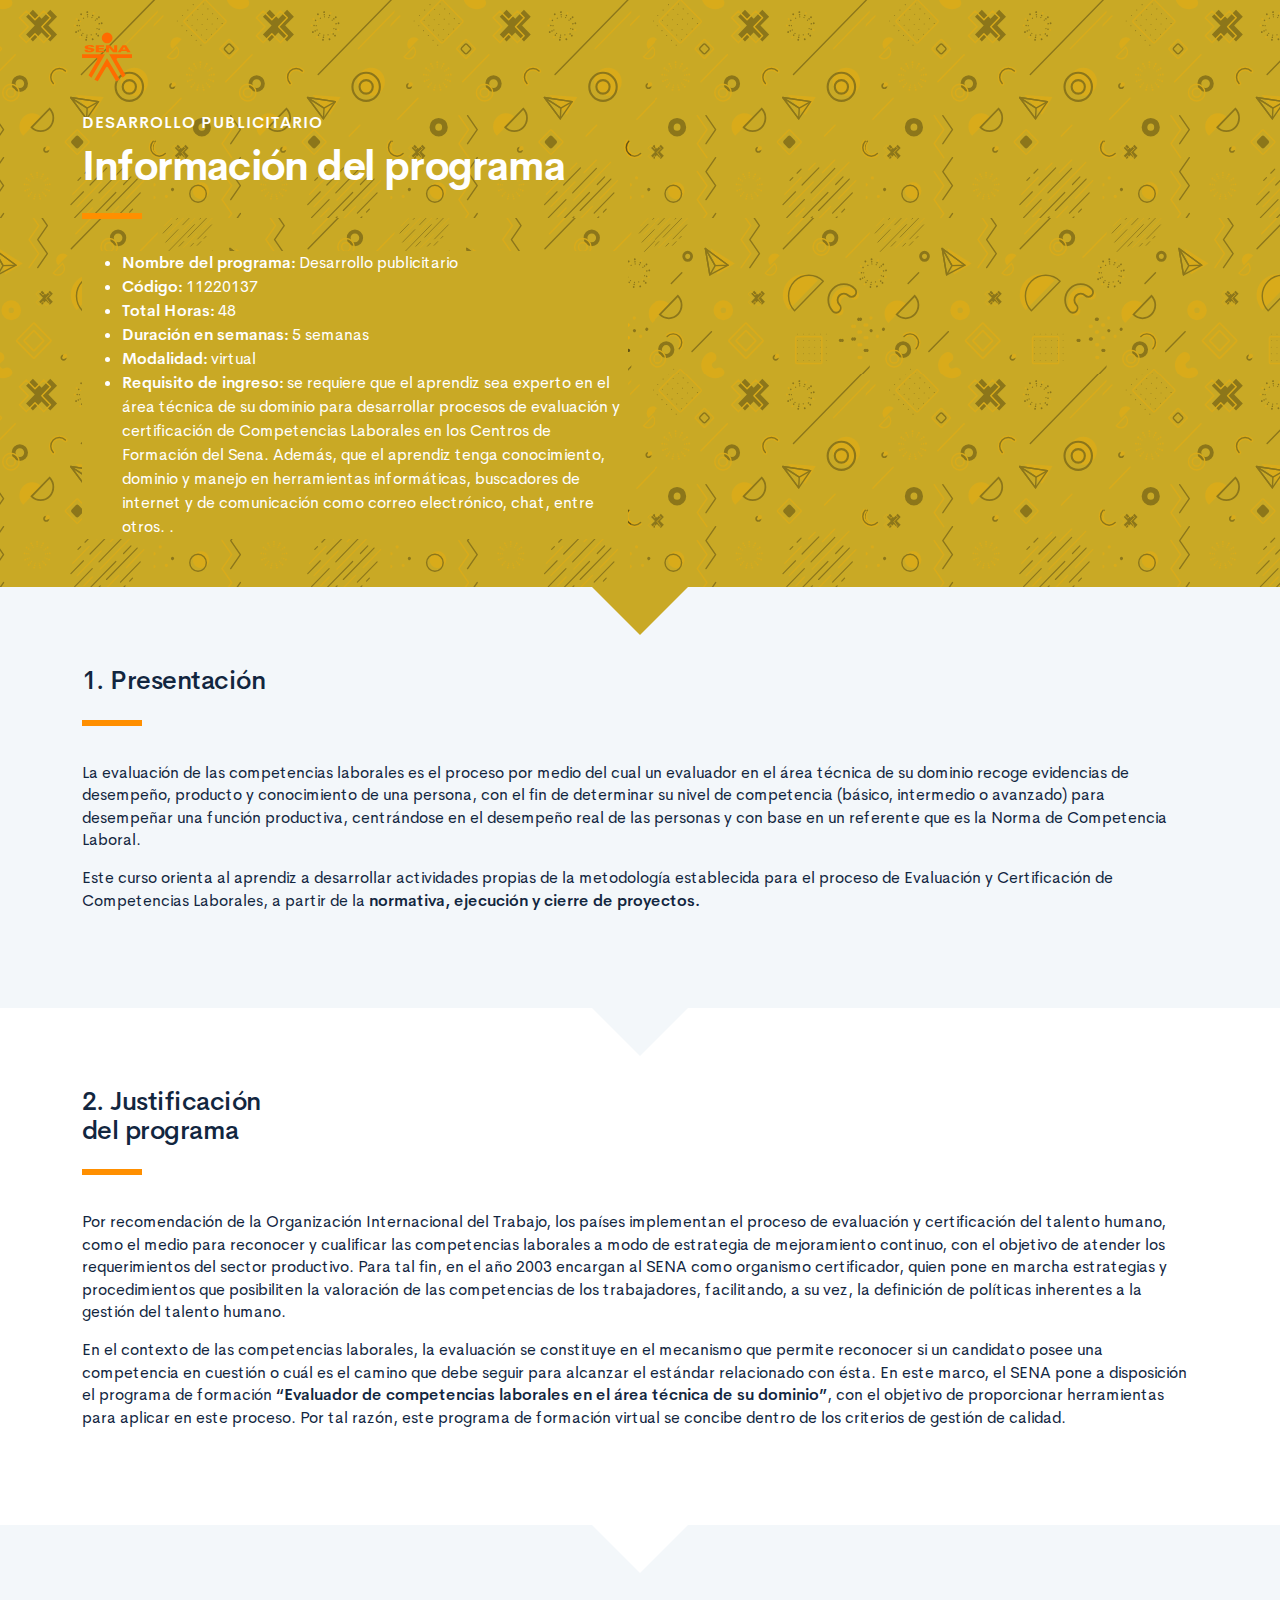
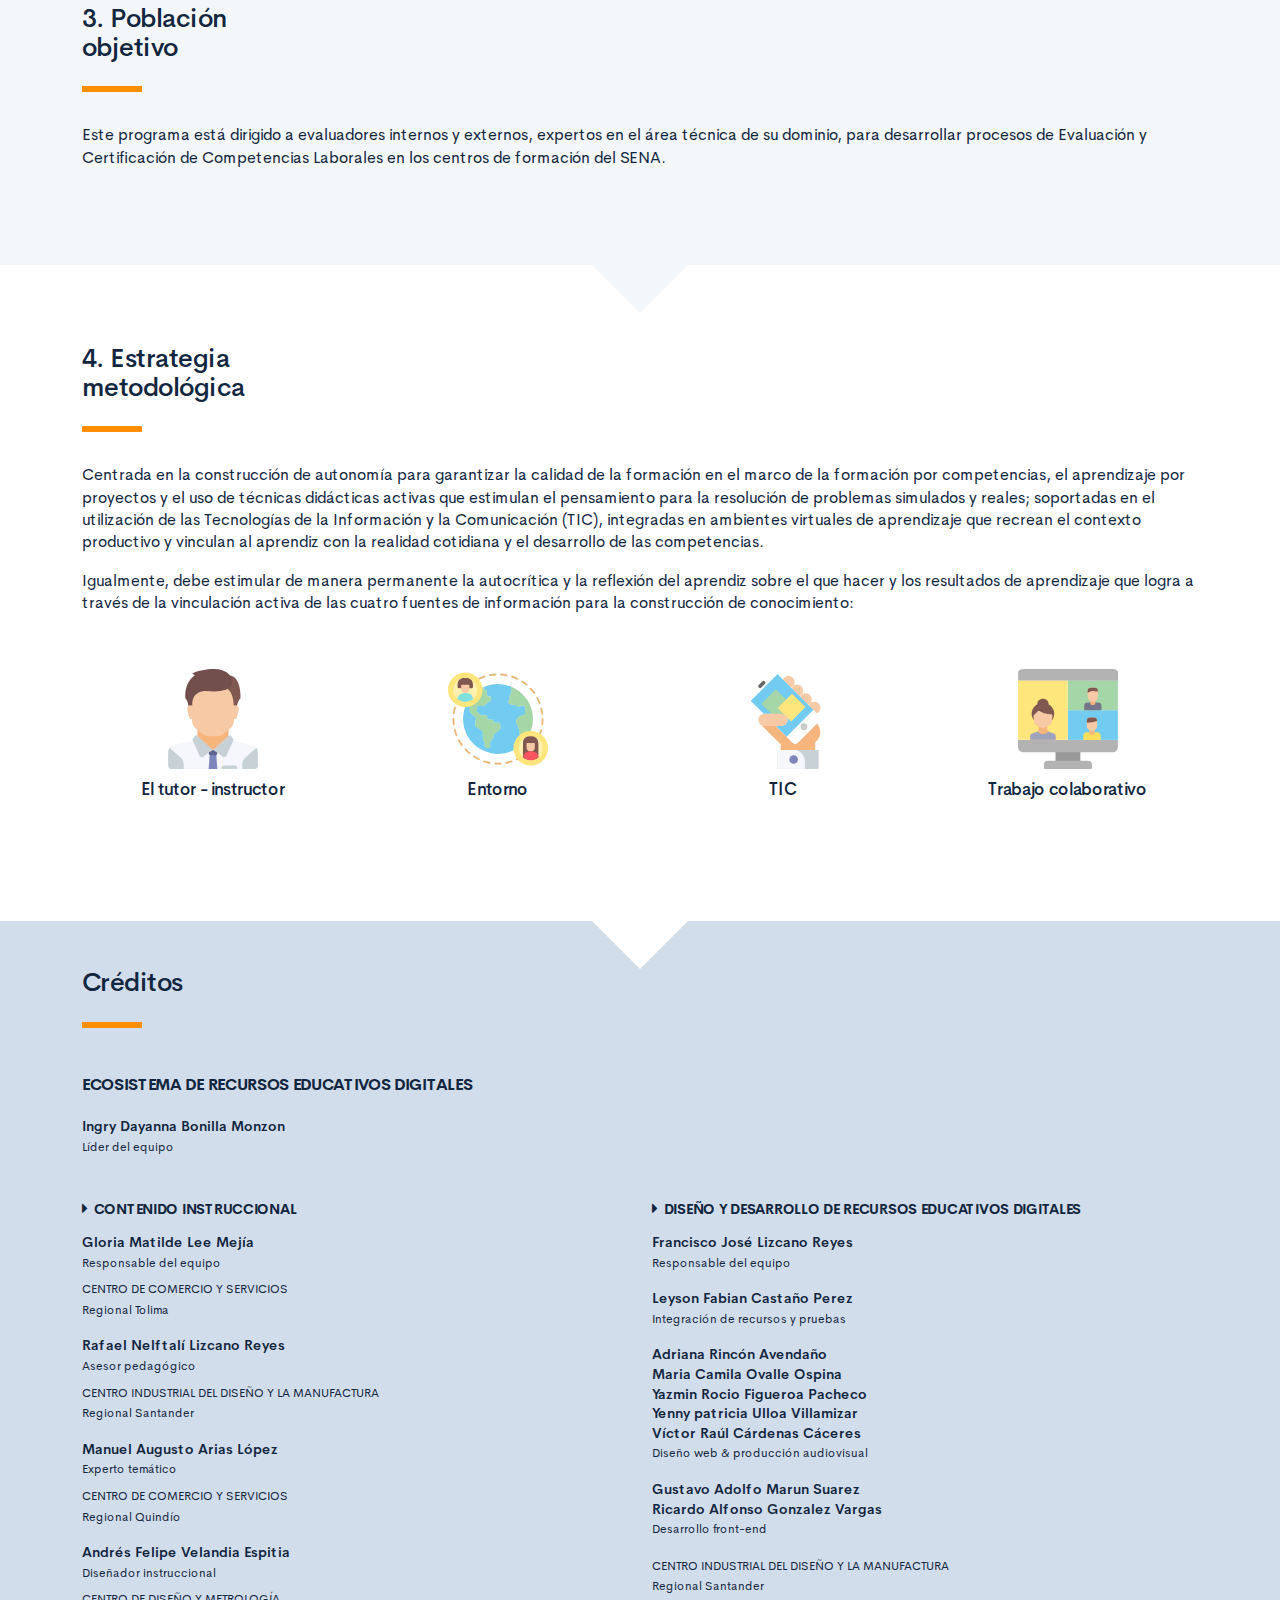
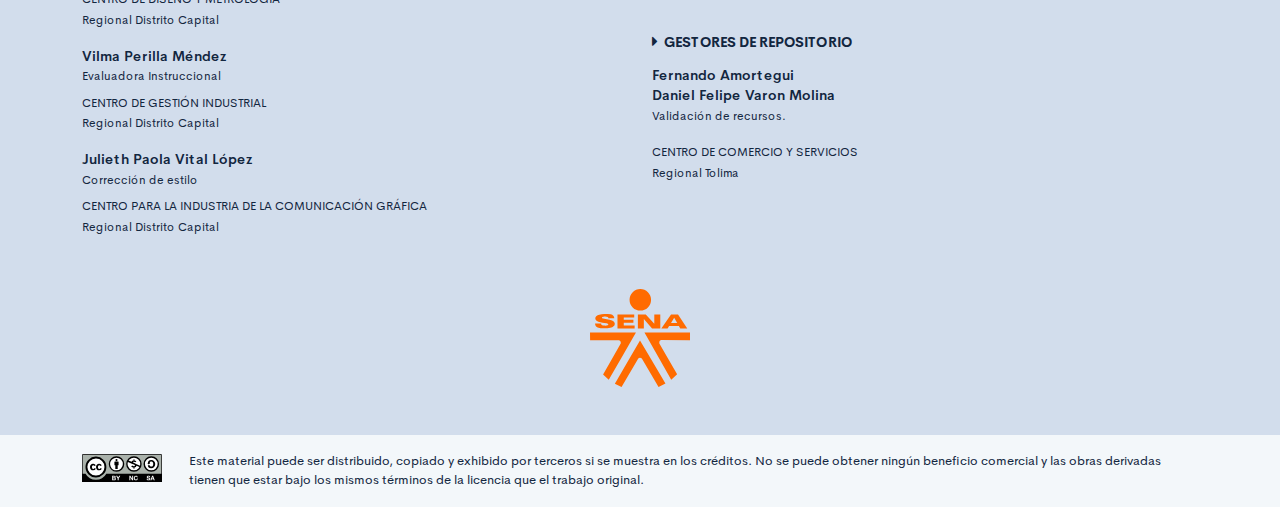
<file: public/info.html>
<!DOCTYPE html>
<html lang="es">
    <head>
        <meta charset="UTF-8">
        <meta name="viewport" content="width=device-width, user-scalable=no, initial-scale=1.0, maximum-scale=1.0, minimum-scale=1.0">
        <title>Información del programa: desarrollo publicitario</title>
        <meta meta name="description" content="Ruta de aprendizaje programa Salud penitenciaria.">
        <link rel="icon" type="image/svg+xml" href="assets/images/logos/senaLogo.svg">
        <link rel="stylesheet" href="assets/fonts/feather/feather.css">
        <link rel="stylesheet" href="assets/fonts/fontawesome/css/font-awesome.css">
        <link href="assets/css/fancybox.css" rel="stylesheet">
        <link href="assets/css/animate.css" rel="stylesheet">
        <link rel="stylesheet" href="assets/css/main.css">
    </head>
    <body class="theme-dark page-header-textura" id="page-home">
        <header class="curso-presentacion page-header" id="CursoPresentacion">
            <div class="page-textura">
                <div class="container">
                    <div class="curso-topbar justify-content-center justify-content-md-start"><a class="curso-topbar__logo"><svg xmlns="http://www.w3.org/2000/svg" width="168.273" height="164.177" viewBox="0 0 168.273 164.177">
                                <path id="SENA_LOGO" data-name="SENA LOGO" d="M85.349,1a18.09,18.09,0,1,0,18.09,18.09h0A18.1,18.1,0,0,0,85.349,1ZM25.617,42.983a33.722,33.722,0,0,0-9.386,1.024,11.156,11.156,0,0,0-5.12,2.56A5.346,5.346,0,0,0,10.086,52.2c.683,1.707,2.56,2.9,4.608,3.584,4.437,1.536,9.386,1.877,13.994,2.731a5.1,5.1,0,0,1,2.389,1.024,1.369,1.369,0,0,1-.683,2.048,9.146,9.146,0,0,1-5.291.683A8.354,8.354,0,0,1,20.5,61.244a1.962,1.962,0,0,1-.853-2.389H9.233A7.663,7.663,0,0,0,10.6,63.463a7.59,7.59,0,0,0,4.267,2.389A28.541,28.541,0,0,0,23.4,66.876,52.426,52.426,0,0,0,35,66.023a11.043,11.043,0,0,0,5.8-2.9,5.358,5.358,0,0,0-1.365-8.533,21.267,21.267,0,0,0-5.8-2.048c-3.072-.683-5.973-1.024-9.045-1.536a9.114,9.114,0,0,1-3.072-.853,1.226,1.226,0,0,1,0-2.219,9.369,9.369,0,0,1,4.437-.683,10.554,10.554,0,0,1,4.608.853A1.877,1.877,0,0,1,31.59,49.81h9.9a5.669,5.669,0,0,0-1.195-3.584A8.875,8.875,0,0,0,35.515,43.5c-3.584-.341-6.827-.512-9.9-.512Zm21.333.683V67.217H75.792V62.1H57.531V57.489H73.744V52.54H57.531V48.786H75.109v-5.12Zm47.615,0H81.253V67.217H91.322V51.346l13.824,15.872h13.824V43.666H108.9v15.7Zm42.495,0L120.676,67.217h10.581l2.56-4.267H150.2l2.389,4.267h11.776l-15.53-23.551ZM142.35,49.3l5.12,8.533h-10.41ZM.7,74.044l.171,12.8L49,86.673c2.389.512,3.925,2.048,3.413,5.8l-29.7,51.711,9.557,9.045L78.01,74.044Zm91.646,0L137.4,152.89l9.9-8.874L117.433,92.3c-.512-3.584.853-5.291,3.413-5.8l48.127.171V74.044ZM84.837,87.185,42.512,159.546l11.264,5.461,28.159-47.615a4.283,4.283,0,0,1,2.9-1.195,4.681,4.681,0,0,1,3.072,1.195l28.159,47.786,11.605-5.973Z" transform="translate(-0.7 -1)" fill="#FF6B00" />
                            </svg>
                        </a></div>
                    <div class="curso-portada">
                        <div class="row align-items-center">
                            <div class="col-12 col-lg-6">
                                <h3 class="curso-subtitulo">Desarrollo publicitario</h3>
                                <h1 class="curso-titulo">Información del programa</h1>
                                <div class="brand-line-primary"></div>
                                <p class="curso-descripcion">
                                <ul class="bg-brand-color-dark text-white">
                                    <li> <span><strong>Nombre del programa:</strong> Desarrollo publicitario</span></li>
                                    <li> <span><strong>Código:</strong> 11220137</span></li>
                                    <li> <span><strong>Total Horas:</strong> 48</span></li>
                                    <li> <span><strong>Duración en semanas:</strong> 5 semanas</span></li>
                                    <li> <span><strong>Modalidad:</strong> virtual</span></li>
                                    <li> <span><strong>Requisito de ingreso:</strong> se requiere que el aprendiz sea experto en el área técnica de su dominio para desarrollar procesos de evaluación y certificación de Competencias Laborales en los Centros de Formación del Sena. Además, que el aprendiz tenga conocimiento, dominio y manejo en herramientas informáticas, buscadores de internet y de comunicación como correo electrónico, chat, entre otros. </i>.</span></li>
                                </ul>
                                </p>
                            </div>
                            <div class="col-12 col-lg-6">
                                <div class="embed-responsive embed-responsive-16by9"><iframe class="embed-responsive-item" width="560" height="315" src="https://www.youtube.com/embed/yAttOSxoYdc" frameborder="0" allow="accelerometer; autoplay; encrypted-media; gyroscope; picture-in-picture" allowfullscreen=""> </iframe></div>
                            </div>
                        </div>
                    </div>
                </div>
            </div>
        </header>
        <section class="section section-dark" id="Presentacion">
            <div class="container">
                <h1> 1. Presentación</h1>
                <div class="brand-line-primary"></div>
                <p class="mt-5">La evaluación de las competencias laborales es el proceso por medio del cual un evaluador en el área técnica de su dominio recoge evidencias de desempeño, producto y conocimiento de una persona, con el fin de determinar su nivel de competencia (básico, intermedio o avanzado) para desempeñar una función productiva, centrándose en el desempeño real de las personas y con base en un referente que es la Norma de Competencia Laboral.</p>
                <p>Este curso orienta al aprendiz a desarrollar actividades propias de la metodología establecida para el proceso de Evaluación y Certificación de Competencias Laborales, a partir de la <strong>normativa, ejecución y cierre de proyectos.</strong> </p>
            </div>
        </section>
        <section class="section section-light" id="Justificacion">
            <div class="container">
                <h1> 2. Justificación<br> del programa</h1>
                <div class="brand-line-primary"></div>
                <p class="mt-5">Por recomendación de la Organización Internacional del Trabajo, los países implementan el proceso de evaluación y certificación del talento humano, como el medio para reconocer y cualificar las competencias laborales a modo de estrategia de mejoramiento continuo, con el objetivo de atender los requerimientos del sector productivo. Para tal fin, en el año 2003 encargan al SENA como organismo certificador, quien pone en marcha estrategias y procedimientos que posibiliten la valoración de las competencias de los trabajadores, facilitando, a su vez, la definición de políticas inherentes a la gestión del talento humano.</p>
                <p>En el contexto de las competencias laborales, la evaluación se constituye en el mecanismo que permite reconocer si un candidato posee una competencia en cuestión o cuál es el camino que debe seguir para alcanzar el estándar relacionado con ésta. En este marco, el SENA pone a disposición el programa de formación <strong>“Evaluador de competencias laborales en el área técnica de su dominio”</strong>, con el objetivo de proporcionar herramientas para aplicar en este proceso. Por tal razón, este programa de formación virtual se concibe dentro de los criterios de gestión de calidad.</p>
            </div>
        </section>
        <section class="section section-dark" id="Poblacion">
            <div class="container">
                <h1> 3. Población <br>objetivo</h1>
                <div class="brand-line-primary"></div>
                <p>Este programa está dirigido a evaluadores internos y externos, expertos en el área técnica de su dominio, para desarrollar procesos de Evaluación y Certificación de Competencias Laborales en los centros de formación del SENA.</p>
            </div>
        </section>
        <section class="section section-light" id="Estrategia">
            <div class="container">
                <h1>4. Estrategia <br>metodológica</h1>
                <div class="brand-line-primary"></div>
                <p>Centrada en la construcción de autonomía para garantizar la calidad de la formación en el marco de la formación por competencias, el aprendizaje por proyectos y el uso de técnicas didácticas activas que estimulan el pensamiento para la resolución de problemas simulados y reales; soportadas en el utilización de las Tecnologías de la Información y la Comunicación (TIC), integradas en ambientes virtuales de aprendizaje que recrean el contexto productivo y vinculan al aprendiz con la realidad cotidiana y el desarrollo de las competencias. </p>
                <p>Igualmente, debe estimular de manera permanente la autocrítica y la reflexión del aprendiz sobre el que hacer y los resultados de aprendizaje que logra a través de la vinculación activa de las cuatro fuentes de información para la construcción de conocimiento: </p>
                <div class="row mt-4">
                    <article class="col-md-6 col-lg-3 my-2">
                        <div class="box bg-gray-200 d-flex flex-column justify-content-center align-items-center p-4 rounded-lg"><img class="img-fluid" src="assets/images/info/tutor.svg" style="width: 100px; height: 100px;">
                            <h3 class="my-3">El tutor - instructor</h3>
                        </div>
                    </article>
                    <article class="col-md-6 col-lg-3 my-2">
                        <div class="box bg-gray-200 d-flex flex-column justify-content-center align-items-center p-4 rounded-lg"><img class="img-fluid" src="assets/images/info/entorno.svg" style="width: 100px; height: 100px;">
                            <h3 class="my-3">Entorno</h3>
                        </div>
                    </article>
                    <article class="col-md-6 col-lg-3 my-2">
                        <div class="box bg-gray-200 d-flex flex-column justify-content-center align-items-center p-4 rounded-lg"><img class="img-fluid" src="assets/images/info/tic.svg" style="width: 100px; height: 100px;">
                            <h3 class="my-3">TIC</h3>
                        </div>
                    </article>
                    <article class="col-md-6 col-lg-3 my-2">
                        <div class="box bg-gray-200 d-flex flex-column justify-content-center align-items-center p-4 rounded-lg" style="height: 100%;"><img class="img-fluid" src="assets/images/info/colaborativo.svg" style="width: 100px; height: 100px;">
                            <h3 class="my-3">Trabajo colaborativo</h3>
                        </div>
                    </article>
                </div>
            </div>
        </section>
        <footer class="footer" id="Creditos">
            <div class="container">
                <h1>Créditos </h1>
                <div class="brand-line-primary"></div>
                <div class="row">
                    <div class="col-12 col-md-5">
                        <h3 class="footer-subtitulo mb-4">ECOSISTEMA DE RECURSOS EDUCATIVOS DIGITALES </h3>
                        <p class="footer-texto mb-2"><strong>Ingry Dayanna Bonilla Monzon </strong><br /> <span class="text-small">Líder del equipo</span></p>
                    </div>
                </div>
                <div class="row mt-5">
                    <div class="col-12 col-md-6">
                        <h4 class="footer-subtitulo-2 mt-0">
                            <div class="fa fa-caret-right mr-2"></div>Contenido Instruccional
                        </h4>
                        <p class="footer-texto mb-2"><strong>Gloria Matilde Lee Mejía </strong><br /> <span class="text-small">Responsable del equipo</span></p>
                        <p class="footer-texto"><span class="text-small text-uppercase">Centro de Comercio y Servicios</span><br /><span class="text-small">Regional Tolima</span></p>
                        <p class="footer-texto mb-2"><strong>Rafael Nelftalí Lizcano Reyes</strong><br /> <span class="text-small">Asesor pedagógico<br /></span></p>
                        <p class="footer-texto"><span class="text-small text-uppercase">CENTRO INDUSTRIAL DEL DISEÑO Y LA MANUFACTURA </span><br /><span class="text-small">Regional Santander </span></p>
                        <p class="footer-texto mb-2"><strong>Manuel Augusto Arias López</strong><br /><span class="text-small">Experto temático<br /></span></p>
                        <p class="footer-texto"><span class="text-small text-uppercase">Centro de Comercio y Servicios </span><br /><span class="text-small">Regional Quindío</span></p>
                        <p class="footer-texto mb-2"><strong>Andrés Felipe Velandia Espitia</strong><br /> <span class="text-small">Diseñador instruccional<br /></span></p>
                        <p class="footer-texto"><span class="text-small text-uppercase">Centro de Diseño y Metrología </span><br /><span class="text-small">Regional Distrito Capital</span></p>
                        <p class="footer-texto mb-2"><strong>Vilma Perilla Méndez</strong><br /> <span class="text-small">Evaluadora Instruccional<br /></span></p>
                        <p class="footer-texto"><span class="text-small text-uppercase">Centro de Gestión Industrial</span><br /><span class="text-small">Regional Distrito Capital</span></p>
                        <p class="footer-texto mb-2"><strong>Julieth Paola Vital López</strong><br /> <span class="text-small">Corrección de estilo<br /></span></p>
                        <p class="footer-texto"><span class="text-small text-uppercase">Centro para la Industria de la Comunicación Gráfica</span><br /><span class="text-small">Regional Distrito Capital </span></p>
                    </div>
                    <div class="col-12 col-md-6">
                        <h4 class="footer-subtitulo-2 mt-0">
                            <div class="fa fa-caret-right mr-2"></div>Diseño y desarrollo de recursos educativos digitales
                        </h4>
                        <p class="footer-texto"><strong>Francisco José Lizcano Reyes </strong><br /> <span class="text-small">Responsable del equipo<br /></span></p>
                        <p class="footer-texto"><strong>Leyson Fabian Castaño Perez</strong><br /> <span class="text-small">Integración de recursos y pruebas<br /></span></p>
                        <p class="footer-texto"> <strong>Adriana Rincón Avendaño</strong><br />
                            <strong>Maria Camila Ovalle Ospina</strong><br />
                            <strong>Yazmin Rocio Figueroa Pacheco</strong><br />
                            <strong>Yenny patricia Ulloa Villamizar </strong><br />
                            <strong>Víctor Raúl Cárdenas Cáceres</strong><br /><span class="text-small">Diseño web & producción audiovisual<br /></span></p>
                        <p class="footer-texto"><strong>Gustavo Adolfo Marun Suarez</strong><br />
                            <strong>Ricardo Alfonso Gonzalez Vargas</strong><br /> <span class="text-small">Desarrollo front-end<br /></span></p>
                        <p class="footer-texto"><span class="text-small text-uppercase">CENTRO INDUSTRIAL DEL DISEÑO Y LA MANUFACTURA </span><br /><span class="text-small">Regional Santander</span></p>
                        <h4 class="footer-subtitulo-2 mt-5">
                            <div class="fa fa-caret-right mr-2"></div>Gestores de repositorio
                        </h4>
                        <p class="footer-texto"><strong>Fernando Amortegui </strong><br />
                            <strong>Daniel Felipe Varon Molina </strong><br /> <span class="text-small">Validación de recursos.<br /></span></p>
                        <p class="footer-texto"><span class="text-small text-uppercase">Centro de comercio y servicios </span><br /><span class="text-small">Regional Tolima</span></p>
                    </div>
                </div>
                <div class="row justify-content-center align-items-center mt-5"><img src="assets/images/logos/senaLogo.svg" style="max-width:100px" /></div>
            </div>
        </footer>
        <section id="cc">
            <div class="container">
                <div class="d-flex flex-column flex-sm-row"><span class="pr-3"><i class="icon cc"></i></span><span>Este material puede ser distribuido, copiado y exhibido por terceros si se muestra en los créditos. No se puede obtener ningún beneficio comercial y las obras derivadas tienen que estar bajo los mismos términos de la licencia que el trabajo original.</span></div>
            </div>
        </section>
    </body>
</html>
</file>
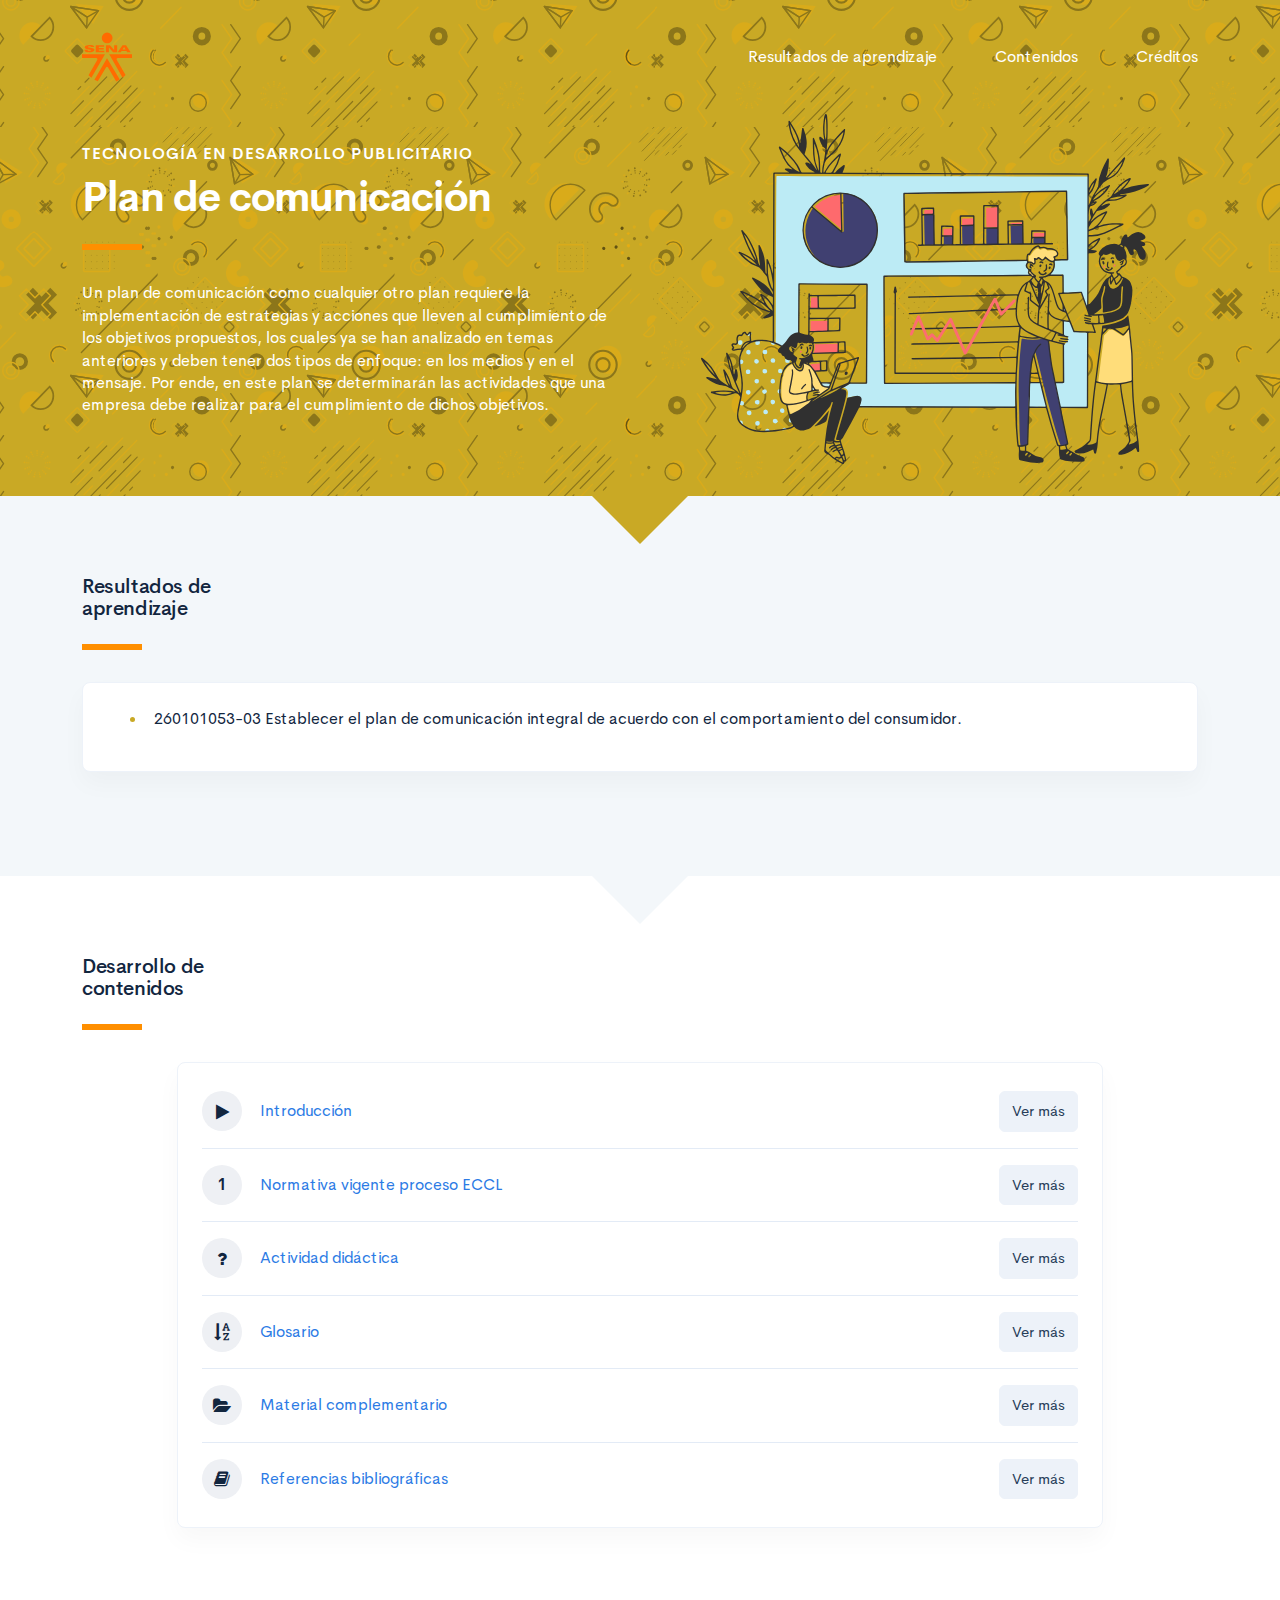
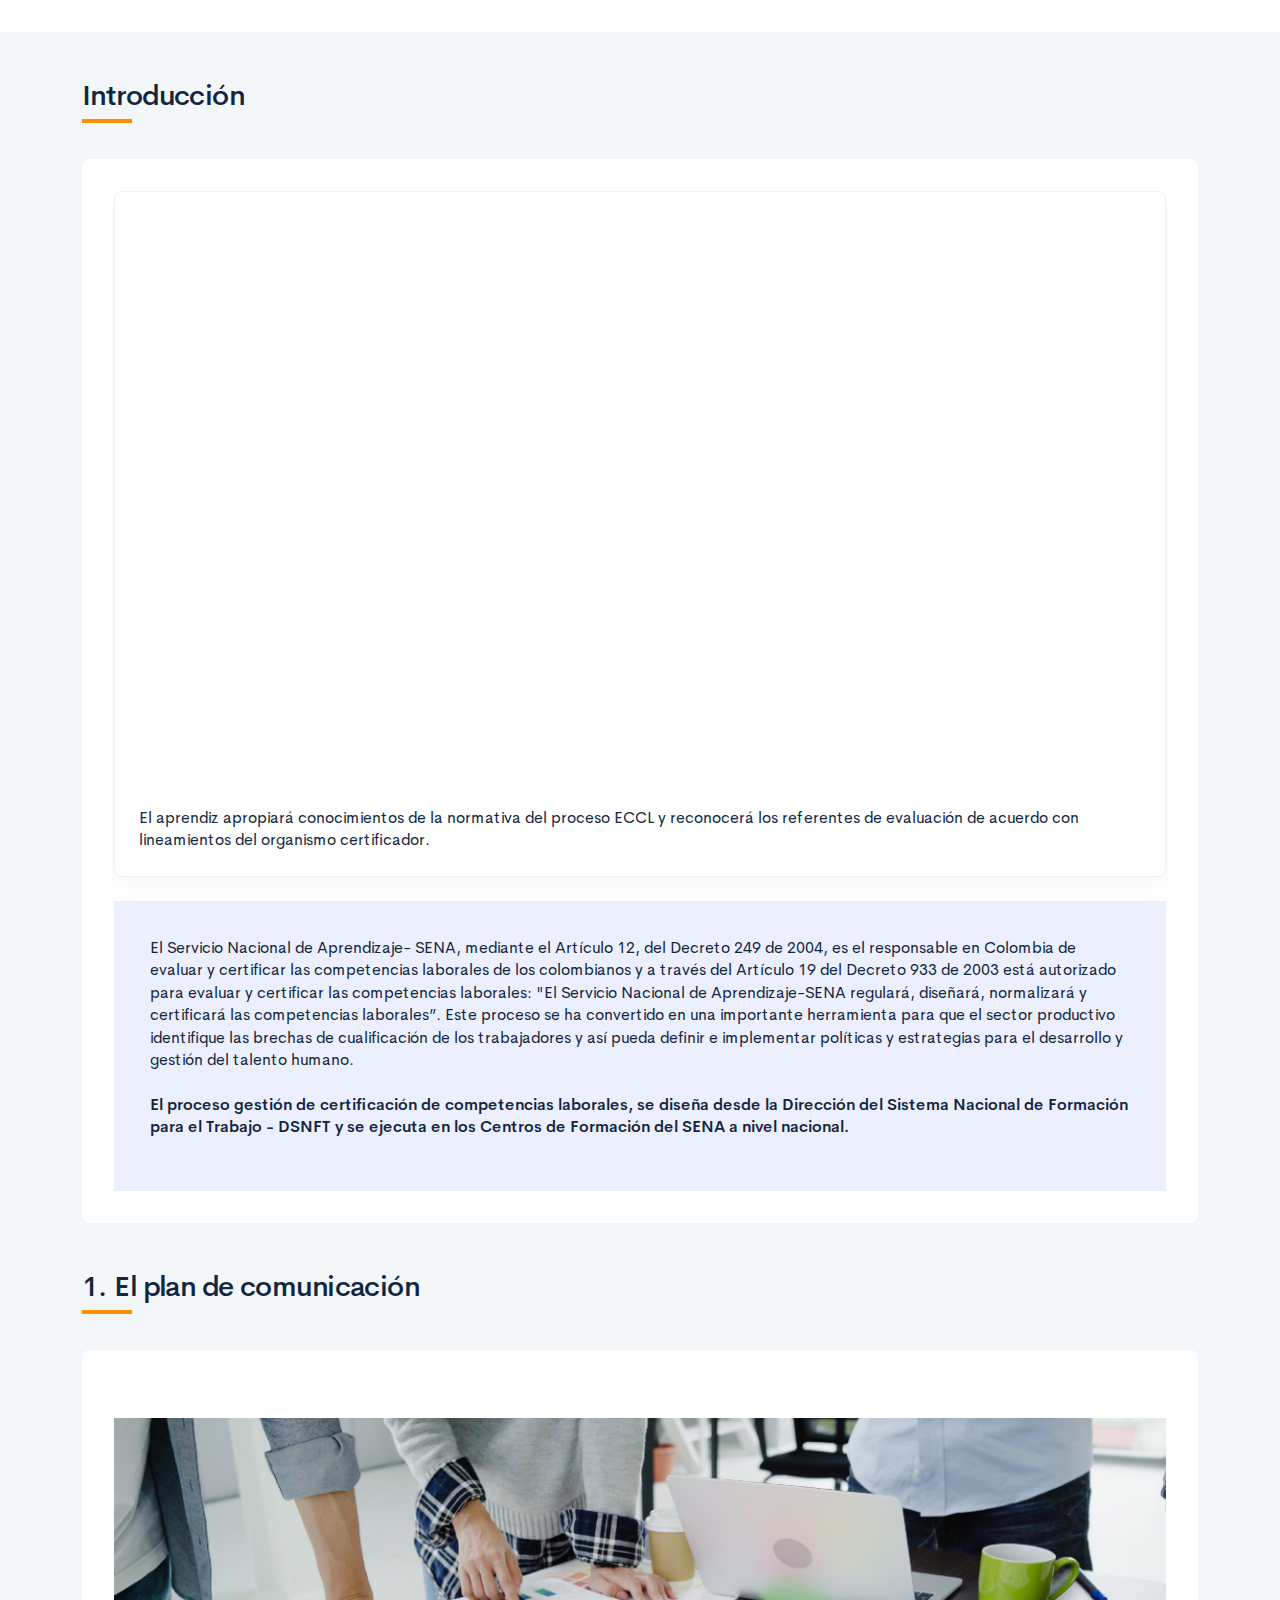
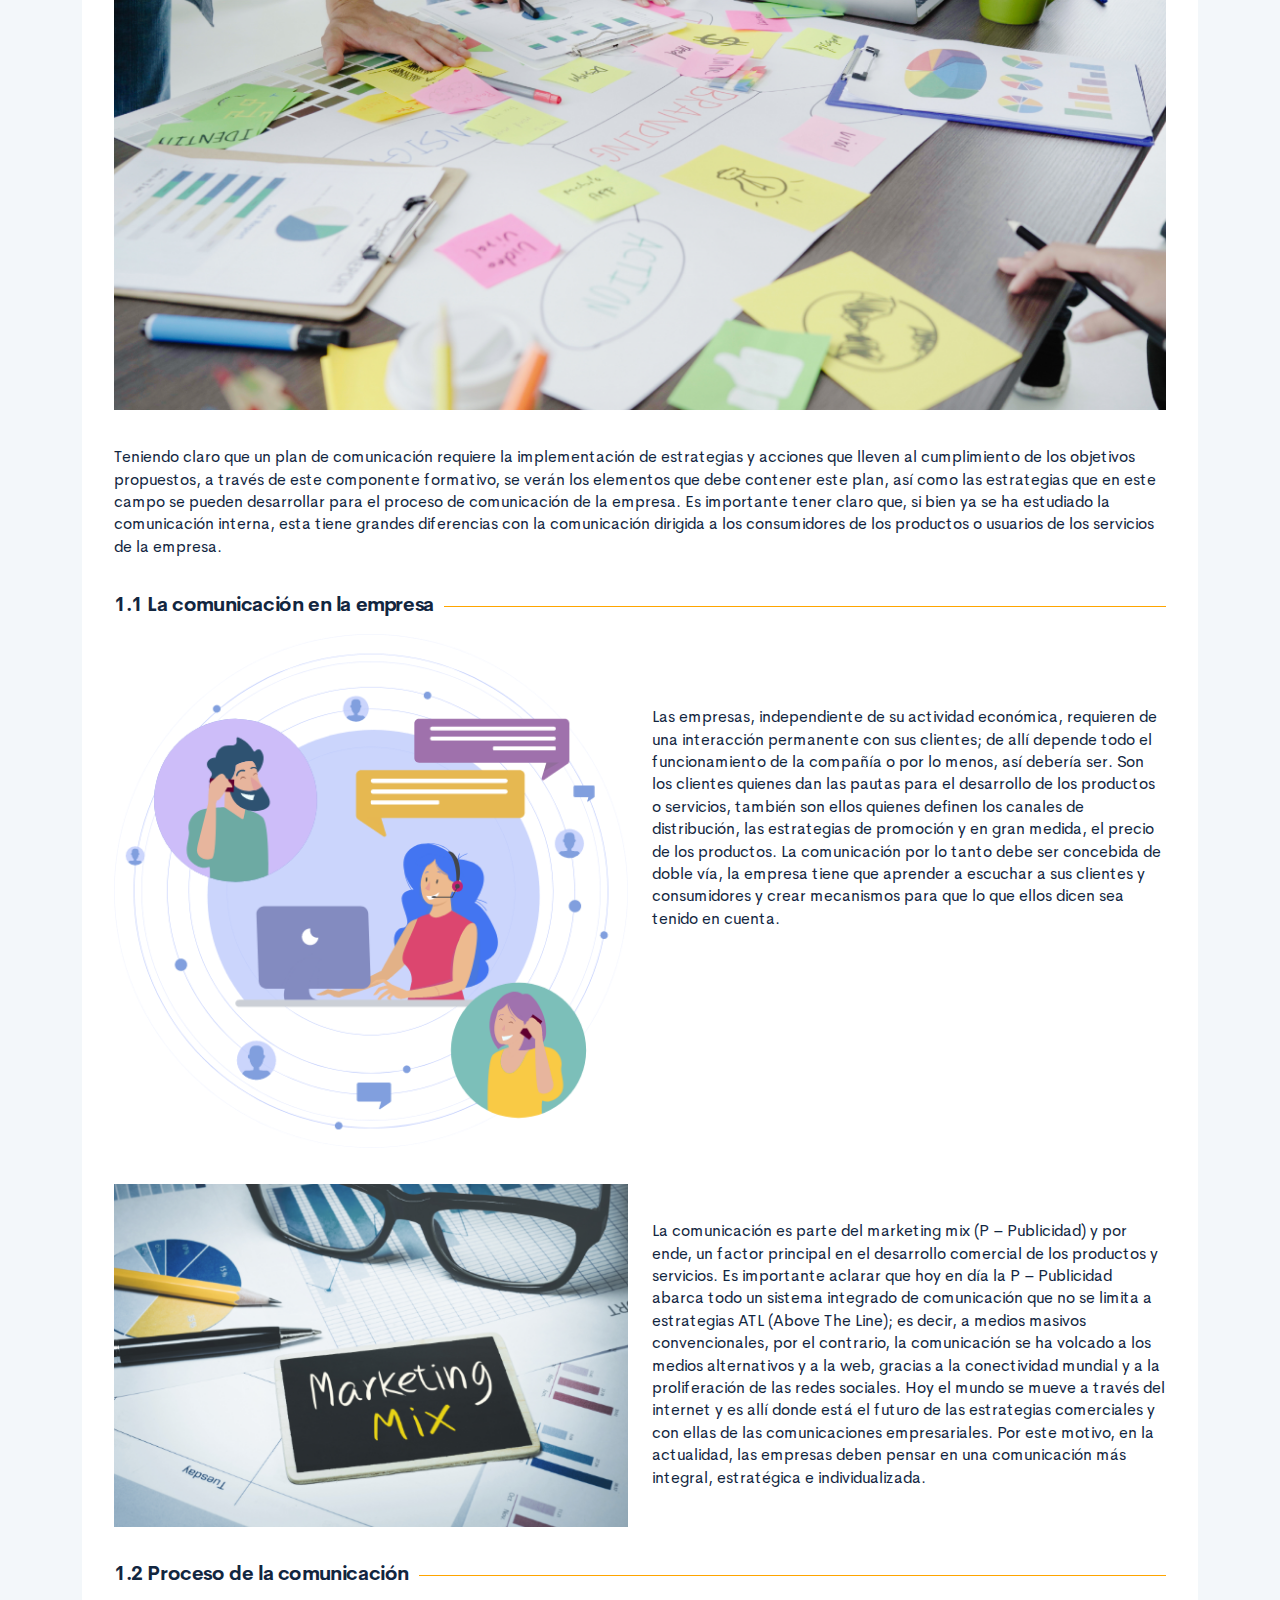
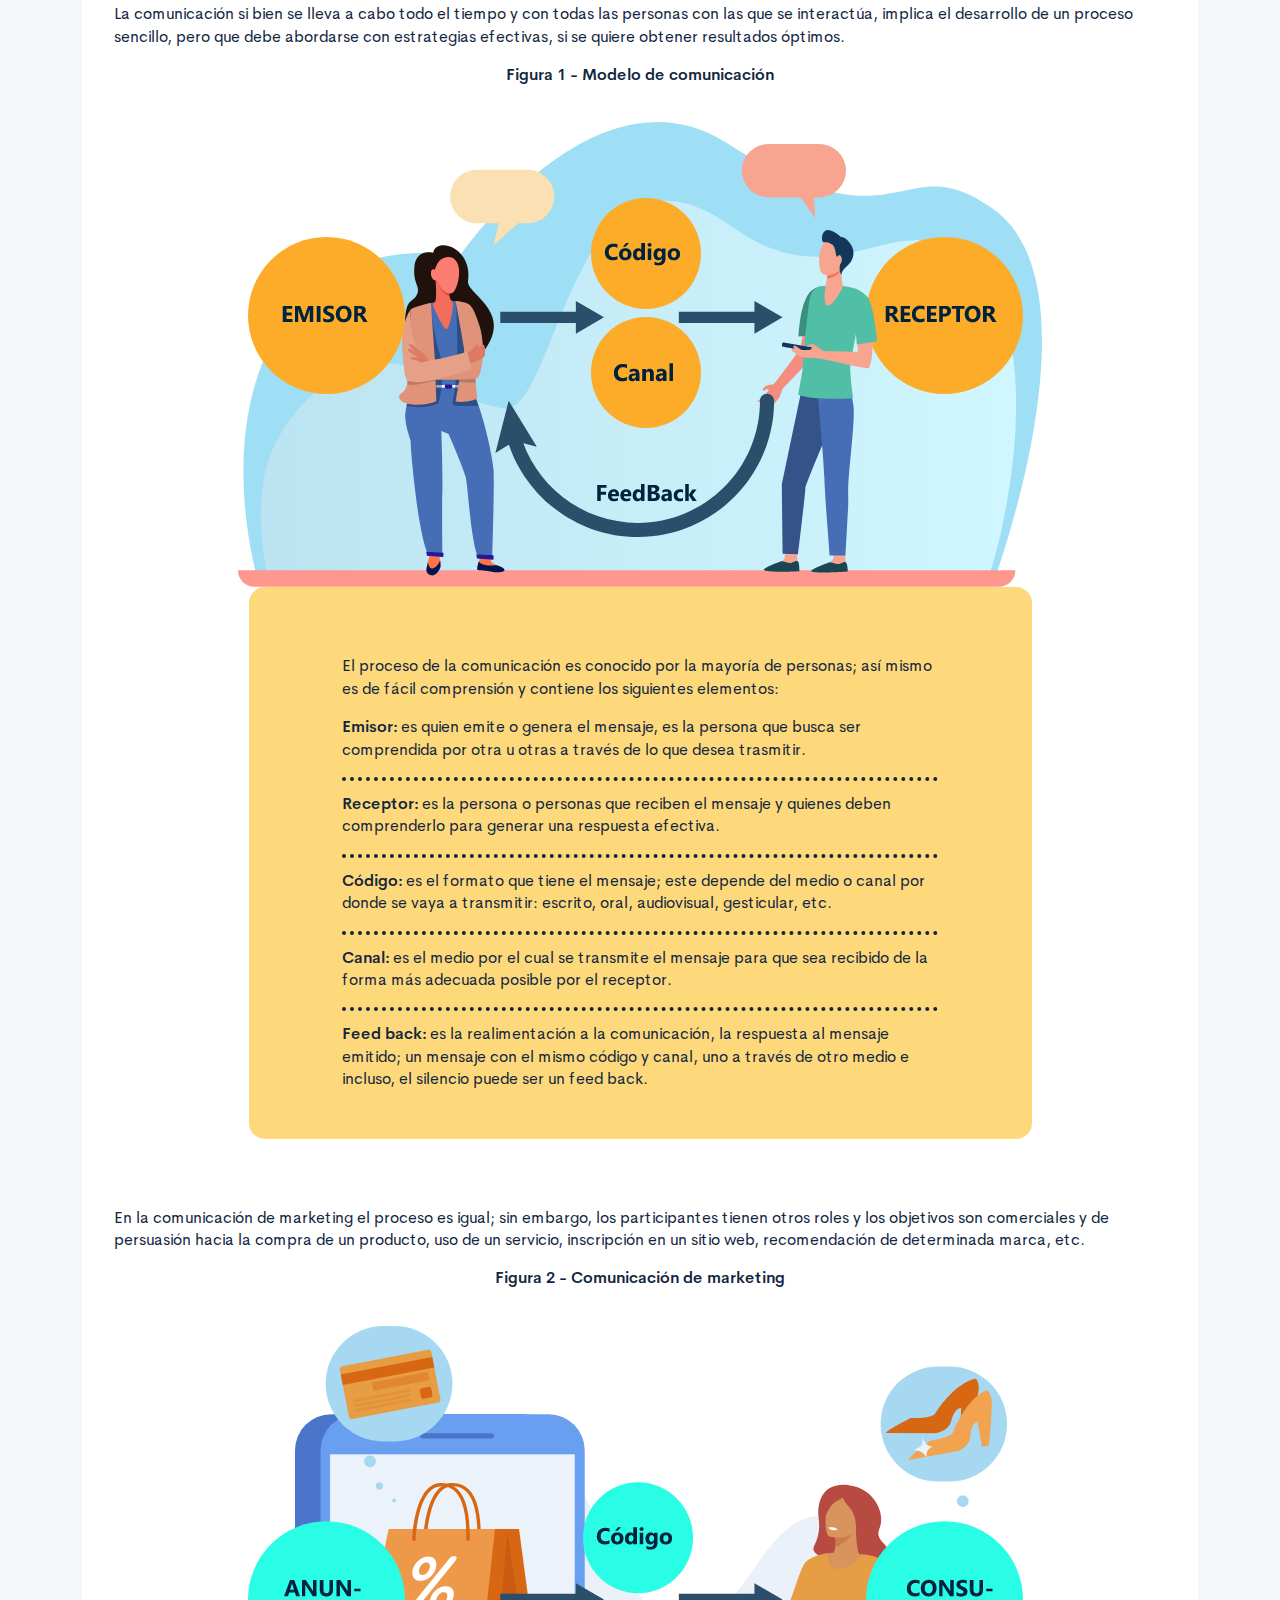
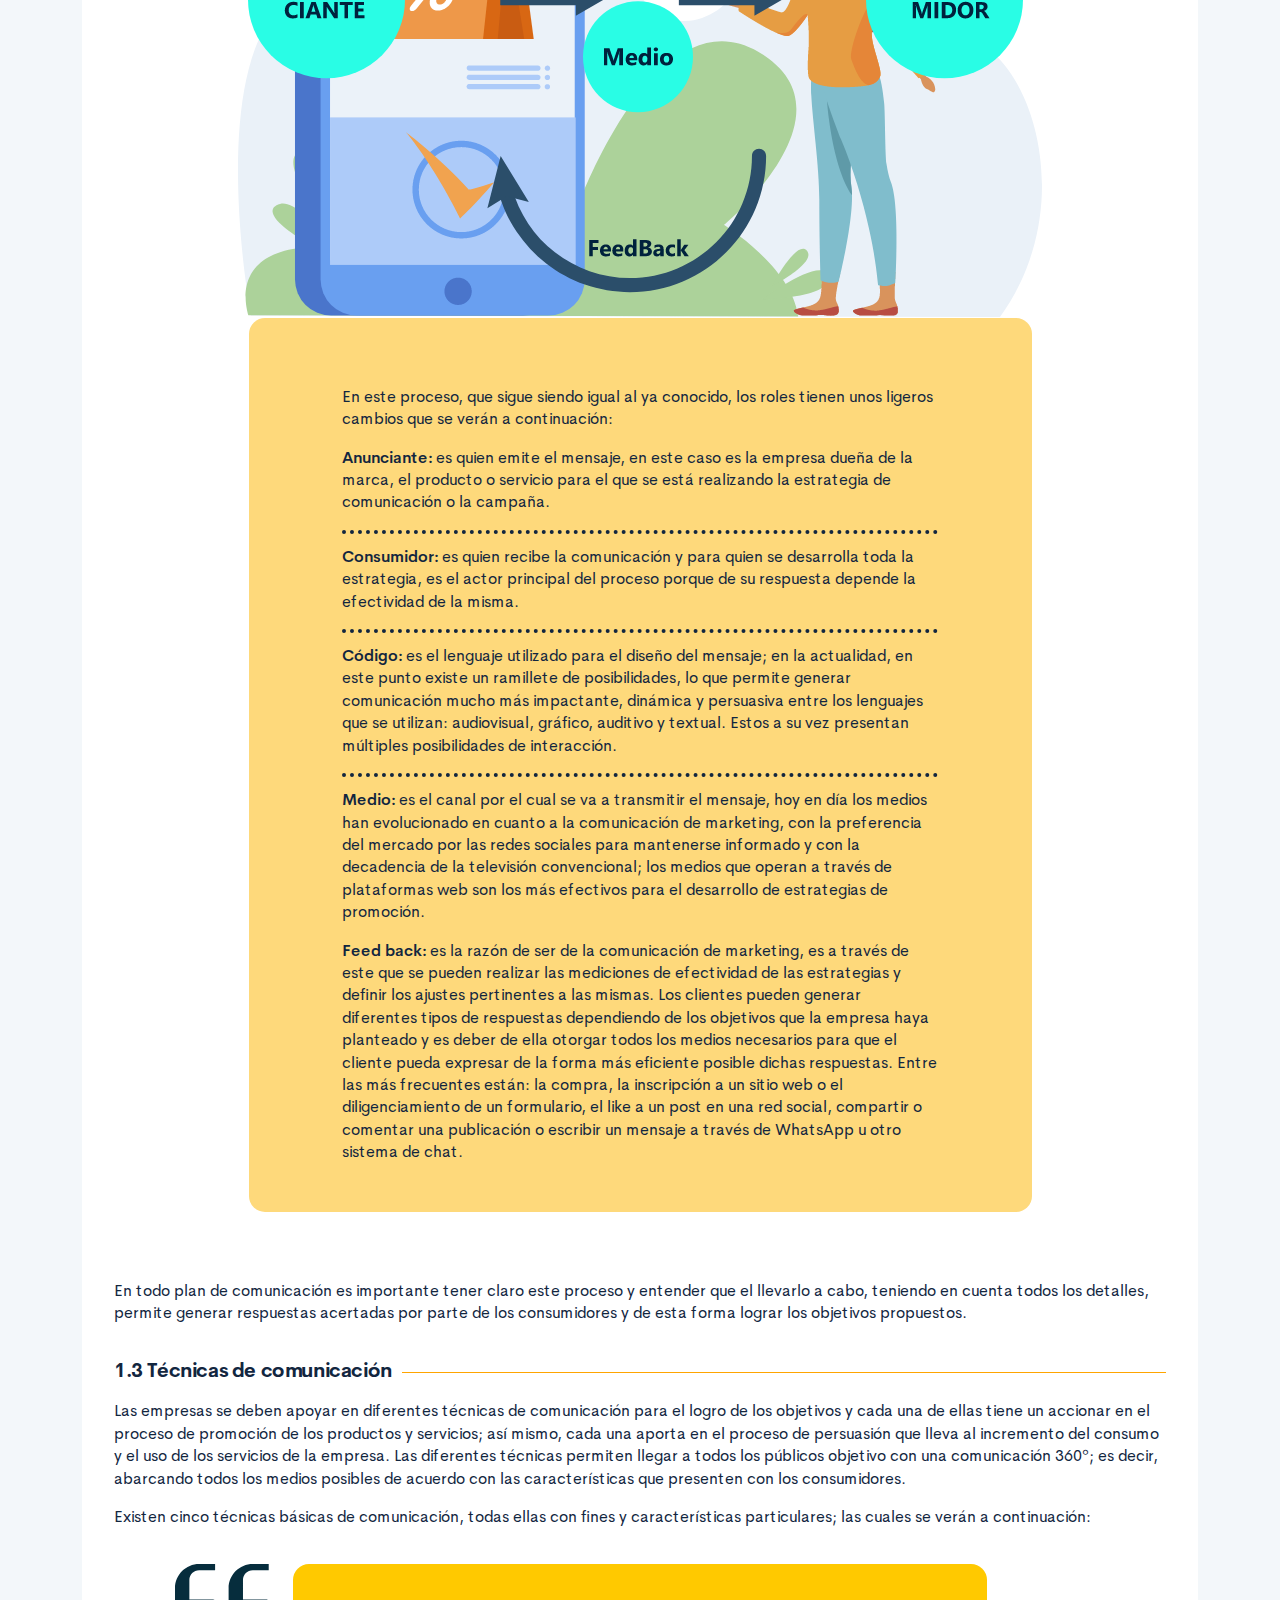
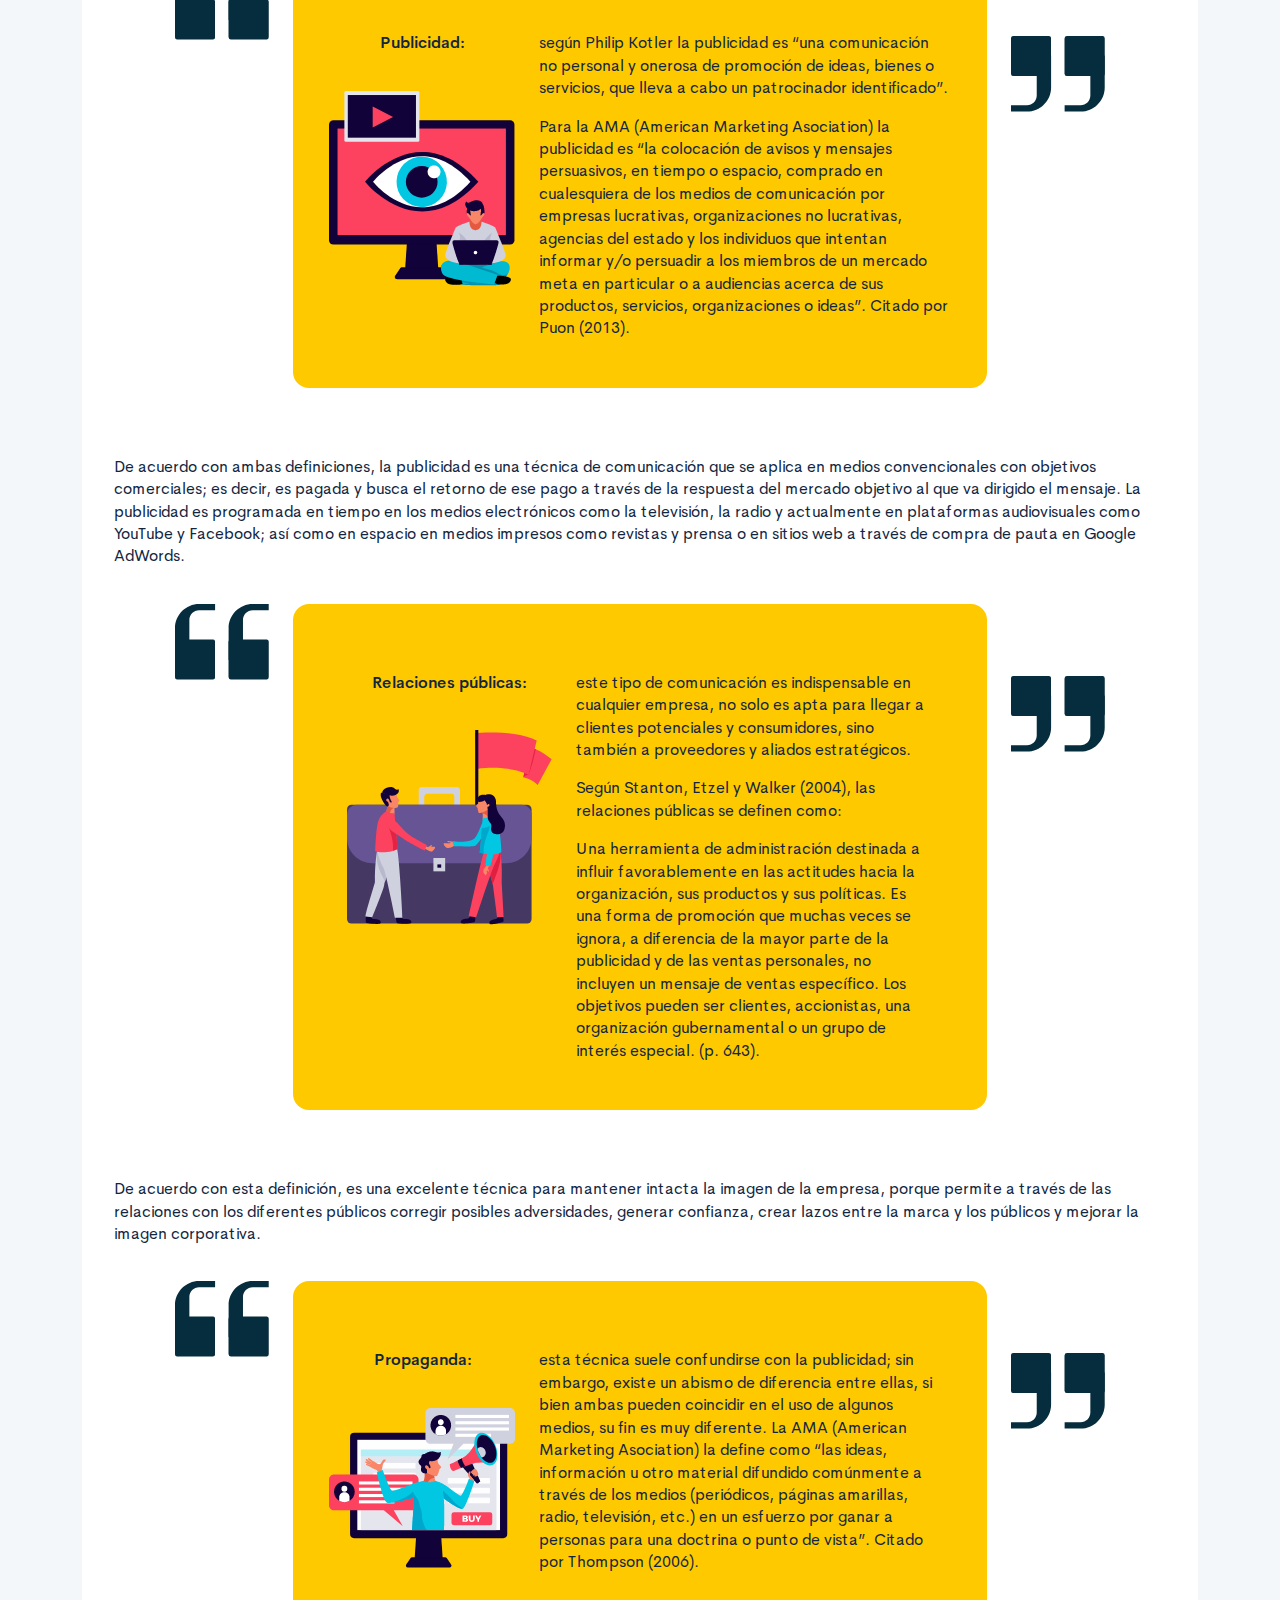
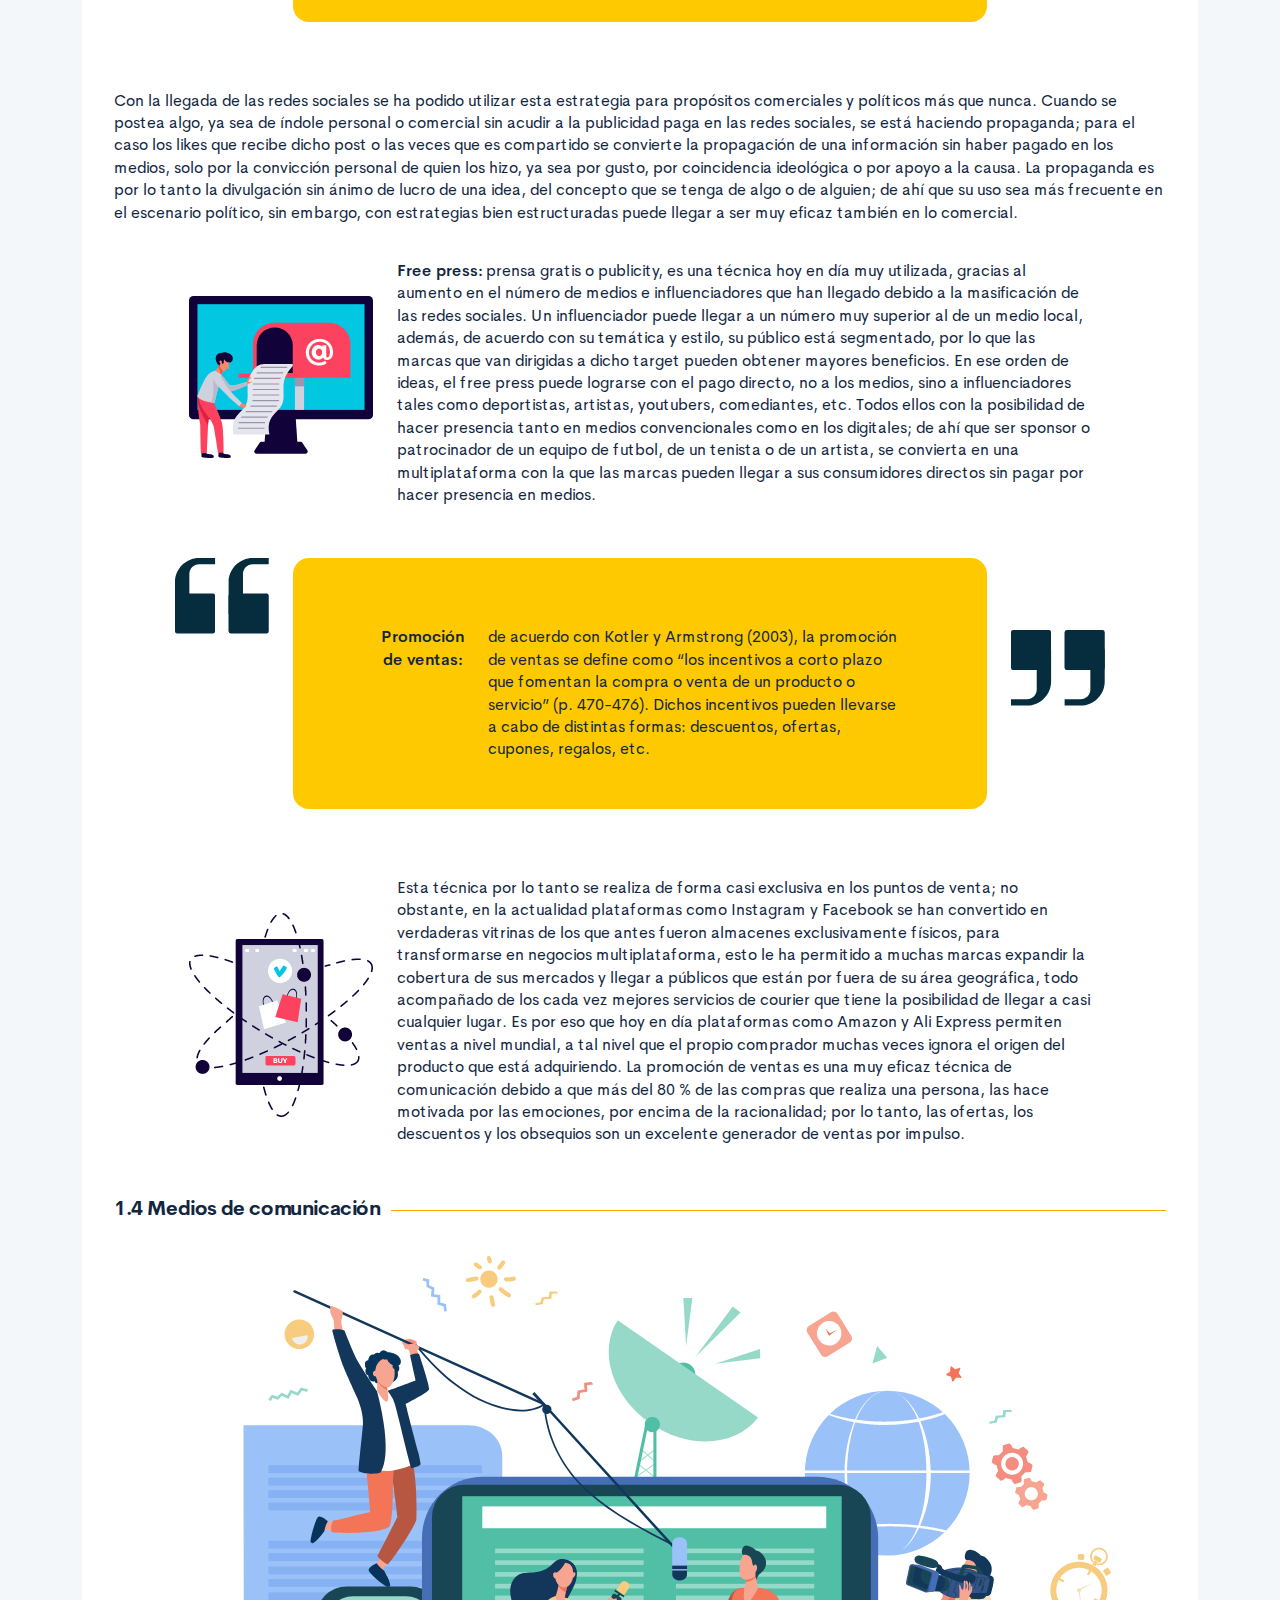
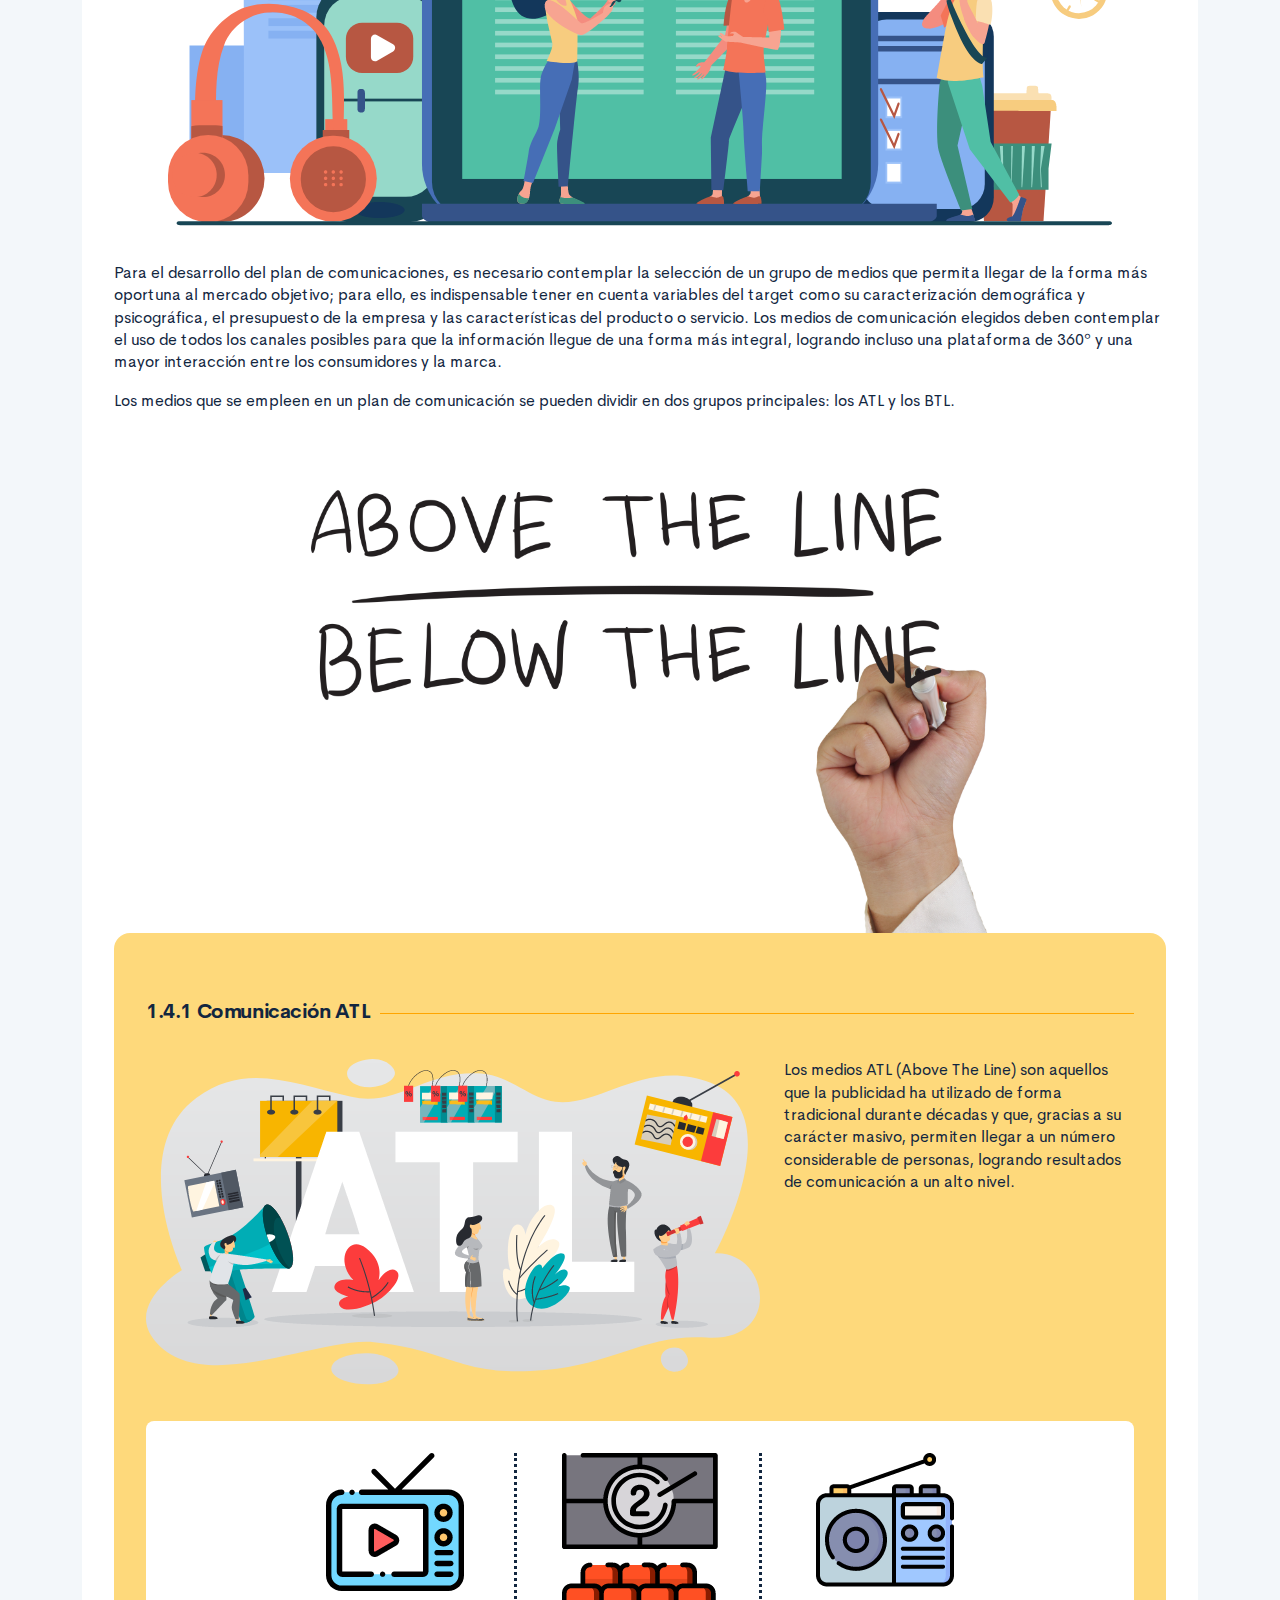
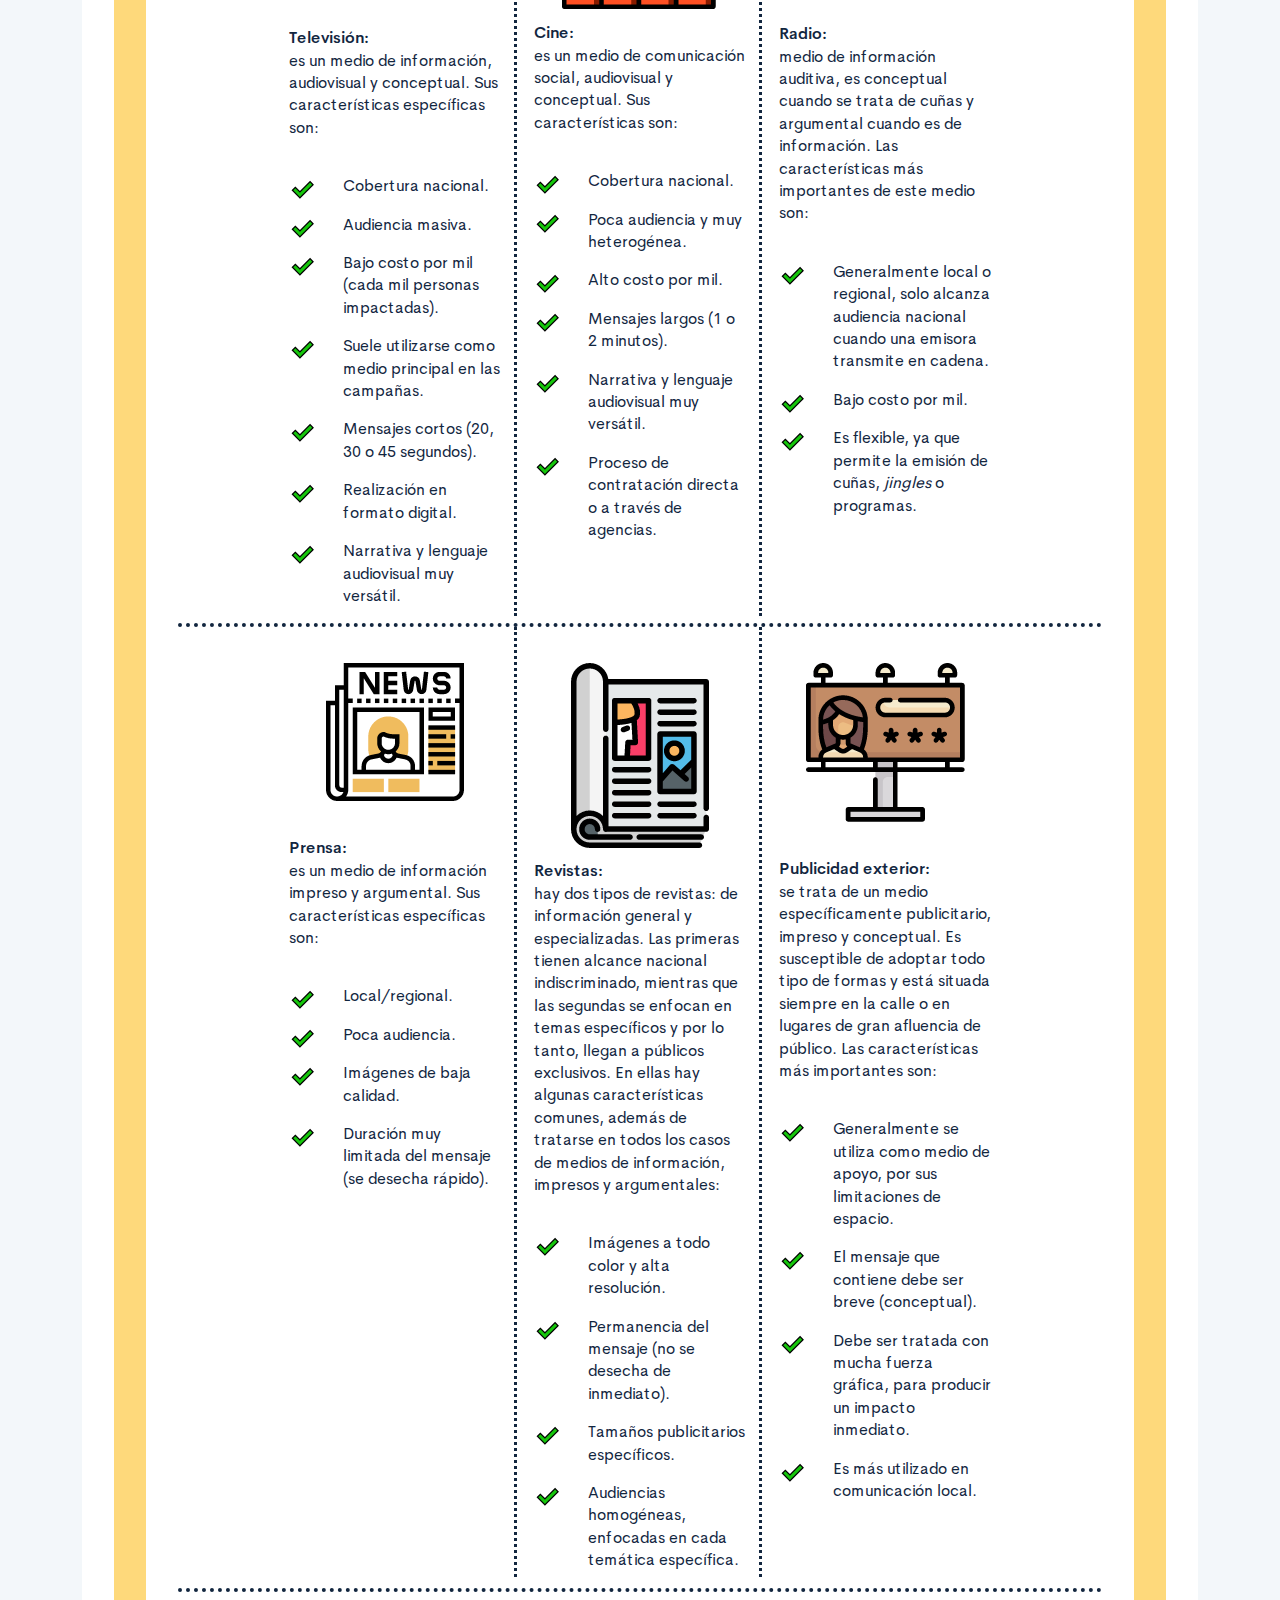
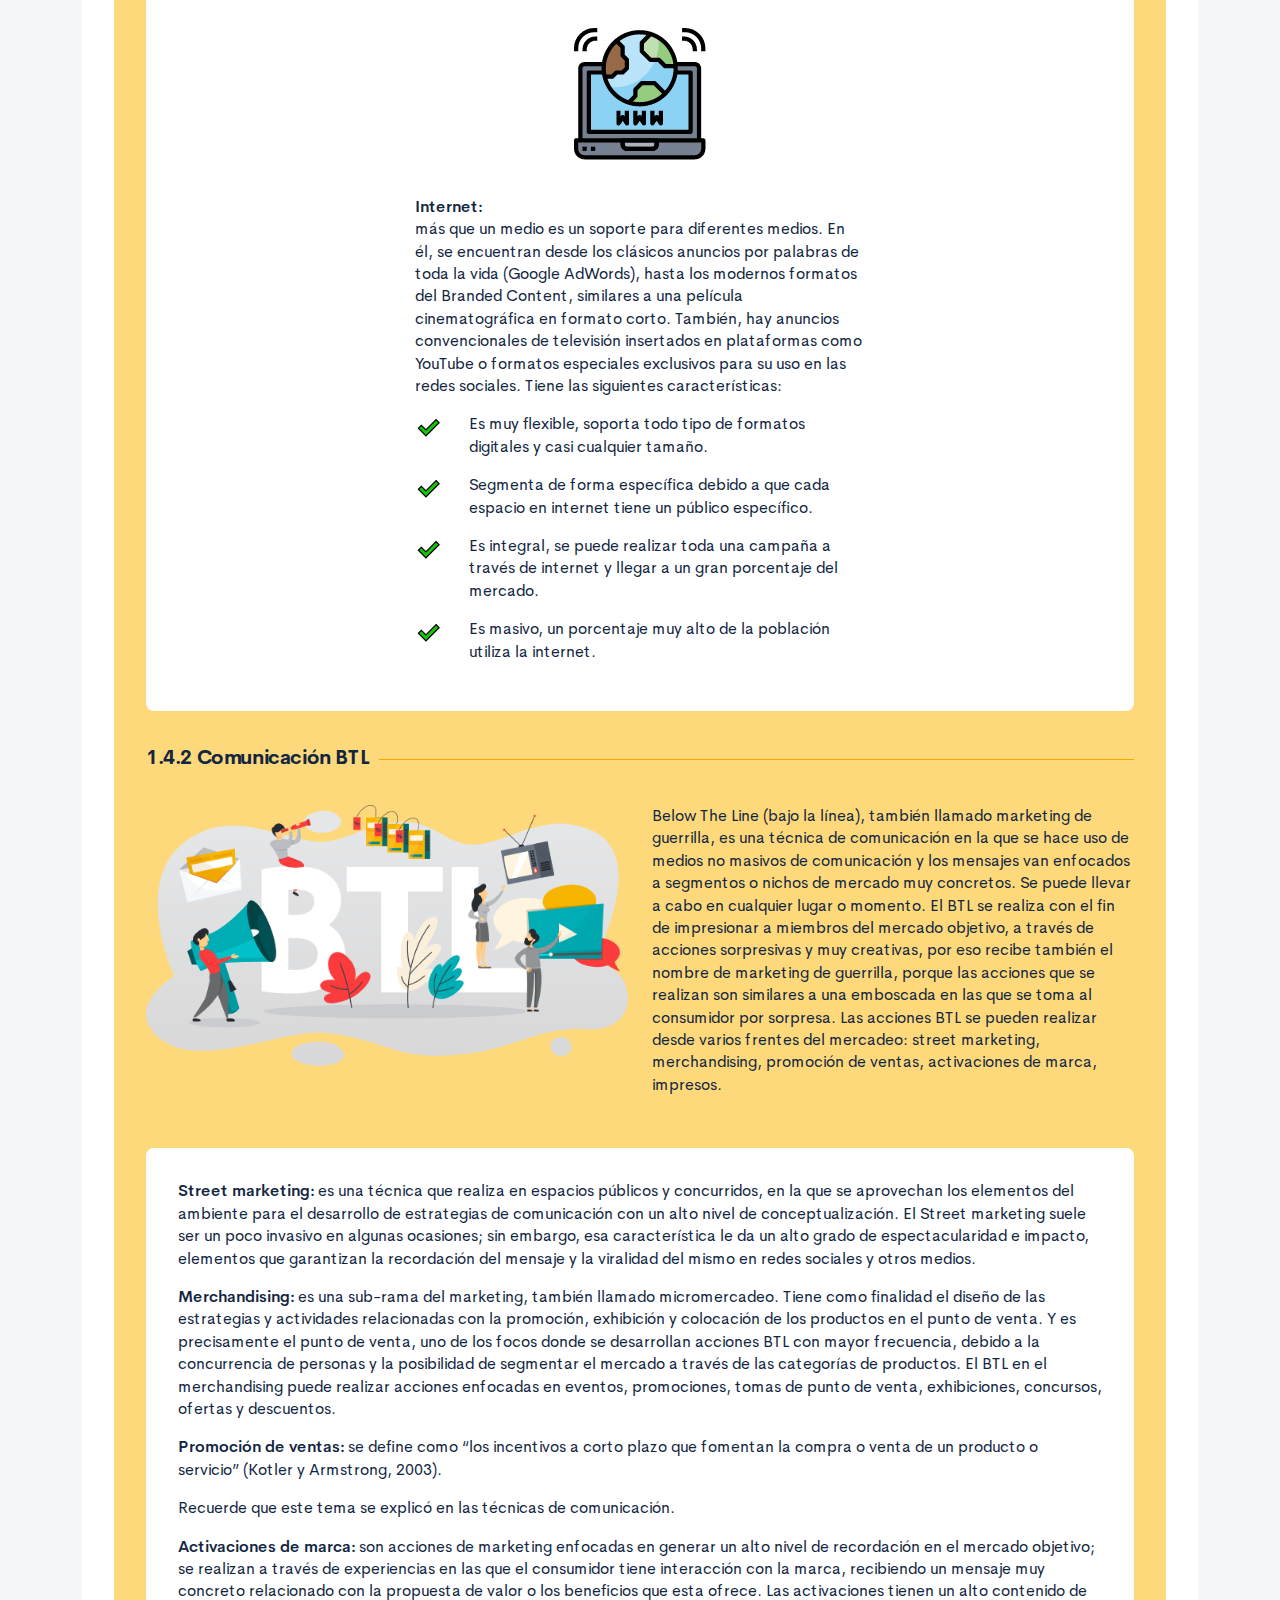
<file: public/material.html>
<!DOCTYPE html>
<html lang="es">
    <head>
        <meta charset="UTF-8">
        <meta name="viewport" content="width=device-width, user-scalable=no, initial-scale=1.0, maximum-scale=1.0, minimum-scale=1.0">
        <title>Plan de comunicación</title>
        <meta meta name="description" content="Un plan de comunicación como cualquier otro plan requiere la implementación de estrategias y acciones que lleven al cumplimiento de los objetivos propuestos, los cuales ya se han analizado en temas anteriores y deben tener dos tipos de enfoque: en los medios y en el mensaje. Por ende, en este plan se determinarán las actividades que una empresa debe realizar para el cumplimiento de dichos objetivos.">
        <link rel="icon" type="image/svg+xml" href="assets/images/logos/senaLogo.svg">
        <link rel="stylesheet" href="assets/fonts/feather/feather.css">
        <link rel="stylesheet" href="assets/fonts/fontawesome/css/font-awesome.css">
        <link href="assets/css/fancybox.css" rel="stylesheet">
        <link href="assets/css/animate.css" rel="stylesheet">
        <link rel="stylesheet" href="assets/css/main.css">
    </head>
    <body class="theme-dark page-header-textura" id="page-home">
        <header class="curso-presentacion page-header" id="CursoPresentacion">
            <div class="page-textura">
                <div class="container">
                    <div class="curso-topbar justify-content-center justify-content-md-between"><a class="curso-topbar__logo"><svg xmlns="http://www.w3.org/2000/svg" width="168.273" height="164.177" viewBox="0 0 168.273 164.177">
                                <path id="SENA_LOGO" data-name="SENA LOGO" d="M85.349,1a18.09,18.09,0,1,0,18.09,18.09h0A18.1,18.1,0,0,0,85.349,1ZM25.617,42.983a33.722,33.722,0,0,0-9.386,1.024,11.156,11.156,0,0,0-5.12,2.56A5.346,5.346,0,0,0,10.086,52.2c.683,1.707,2.56,2.9,4.608,3.584,4.437,1.536,9.386,1.877,13.994,2.731a5.1,5.1,0,0,1,2.389,1.024,1.369,1.369,0,0,1-.683,2.048,9.146,9.146,0,0,1-5.291.683A8.354,8.354,0,0,1,20.5,61.244a1.962,1.962,0,0,1-.853-2.389H9.233A7.663,7.663,0,0,0,10.6,63.463a7.59,7.59,0,0,0,4.267,2.389A28.541,28.541,0,0,0,23.4,66.876,52.426,52.426,0,0,0,35,66.023a11.043,11.043,0,0,0,5.8-2.9,5.358,5.358,0,0,0-1.365-8.533,21.267,21.267,0,0,0-5.8-2.048c-3.072-.683-5.973-1.024-9.045-1.536a9.114,9.114,0,0,1-3.072-.853,1.226,1.226,0,0,1,0-2.219,9.369,9.369,0,0,1,4.437-.683,10.554,10.554,0,0,1,4.608.853A1.877,1.877,0,0,1,31.59,49.81h9.9a5.669,5.669,0,0,0-1.195-3.584A8.875,8.875,0,0,0,35.515,43.5c-3.584-.341-6.827-.512-9.9-.512Zm21.333.683V67.217H75.792V62.1H57.531V57.489H73.744V52.54H57.531V48.786H75.109v-5.12Zm47.615,0H81.253V67.217H91.322V51.346l13.824,15.872h13.824V43.666H108.9v15.7Zm42.495,0L120.676,67.217h10.581l2.56-4.267H150.2l2.389,4.267h11.776l-15.53-23.551ZM142.35,49.3l5.12,8.533h-10.41ZM.7,74.044l.171,12.8L49,86.673c2.389.512,3.925,2.048,3.413,5.8l-29.7,51.711,9.557,9.045L78.01,74.044Zm91.646,0L137.4,152.89l9.9-8.874L117.433,92.3c-.512-3.584.853-5.291,3.413-5.8l48.127.171V74.044ZM84.837,87.185,42.512,159.546l11.264,5.461,28.159-47.615a4.283,4.283,0,0,1,2.9-1.195,4.681,4.681,0,0,1,3.072,1.195l28.159,47.786,11.605-5.973Z" transform="translate(-0.7 -1)" fill="#FF6B00" />
                            </svg>
                        </a><a class="curso-topbar__menubar collapsed btn-menu-responsive d-none" data-toggle="collapse" href="#curso-topbar__nav" aria-expanded="false"><span></span><span></span><span></span></a>
                        <nav class="curso-topbar__nav collapse show d-none d-md-block" id="curso-topbar__nav">
                            <ul class="curso-topbar__list">
                                <li class="curso-topbar__item"><a class="curso-topbar__link" href="#ResultadosAprendizaje"><span class="text-white">Resultados de aprendizaje</span></a></li>
                                <li class="curso-topbar__item"><a class="curso-topbar__link" href="#IndiceTematico"><span class="text-white">Contenidos</span></a></li>
                                <li class="curso-topbar__item"><a class="curso-topbar__link" href="#Creditos"><span class="text-white">Créditos</span></a></li>
                            </ul>
                        </nav>
                    </div>
                    <div class="curso-portada">
                        <div class="row align-items-center">
                            <div class="col-12 col-lg-6">
                                <h3 class="curso-subtitulo" id="curso-titulo-componente">TECNOLOGÍA EN DESARROLLO PUBLICITARIO</h3>
                                <h1 class="curso-titulo" id="curso-titulo-tema">Plan de comunicación</h1>
                                <div class="brand-line-primary"></div>
                                <p class="curso-descripcion">Un plan de comunicación como cualquier otro plan requiere la implementación de estrategias y acciones que lleven al cumplimiento de los objetivos propuestos, los cuales ya se han analizado en temas anteriores y deben tener dos tipos de enfoque: en los medios y en el mensaje. Por ende, en este plan se determinarán las actividades que una empresa debe realizar para el cumplimiento de dichos objetivos.</p>
                            </div>
                            <div class="col-12 col-lg-6 text-center">
                                <div class="d-none d-lg-block"><img class="curso-imagen" src="assets/images/header/header_media.svg" /></div>
                            </div>
                        </div>
                    </div>
                </div>
            </div>
        </header>
        <section class="curso-resultados section bg-base-light" id="ResultadosAprendizaje">
            <div class="container">
                <h2> Resultados de <br>aprendizaje</h2>
                <div class="brand-line-primary"></div>
                <div class="card resultado-item">
                    <div class="card-body">
                        <ul class="bg-color-dark">
                            <li> <span>260101053-03 Establecer el plan de comunicación integral de acuerdo con el comportamiento del consumidor.</span></li>
                        </ul>
                    </div>
                </div>
            </div>
        </section>
        <section class="curso-indice-tematico section" id="IndiceTematico">
            <div class="container">
                <h2>Desarrollo de <br>contenidos</h2>
                <div class="brand-line-primary"></div>
                <div class="row justify-content-center">
                    <div class="col-12 col-sm-10">
                        <div class="card wow flipInX" data-wow-delay=".4s">
                            <div class="card-body">
                                <ul class="list-group list-group-flush list my-n3 nav-temas">
                                    <li class="list-group-item nav-tema-item">
                                        <div class="row align-items-center">
                                            <div class="col-auto">
                                                <div class="avatar avatar-sm"><span class="nav-tema-item__icon avatar-title font-size-lg bg-secondary-soft rounded-circle text-primary font-weight-bold"> <i class="fa fa-play"></i></span></div>
                                            </div>
                                            <div class="col ml-n2"><span class="nav-tema-item__titulo"> <a href="#introduccion">Introducción</a></span></div>
                                            <div class="col-auto"> <a class="btn btn-light nav-tema-item__btn" href="#introduccion">Ver más</a></div>
                                        </div>
                                    </li>
                                    <li class="list-group-item nav-tema-item">
                                        <div class="row align-items-center">
                                            <div class="col-auto">
                                                <div class="avatar avatar-sm"><span class="nav-tema-item__icon avatar-title font-size-lg bg-secondary-soft rounded-circle text-primary font-weight-bold">1</span></div>
                                            </div>
                                            <div class="col ml-n2"><span class="nav-tema-item__titulo"> <a href="#tema-1">Normativa vigente proceso ECCL</a></span></div>
                                            <div class="col-auto"> <a class="btn btn-light nav-tema-item__btn" href="#tema-1">Ver más</a></div>
                                        </div>
                                    </li>
                                    <li class="list-group-item nav-tema-item">
                                        <div class="row align-items-center">
                                            <div class="col-auto">
                                                <div class="avatar avatar-sm"><span class="nav-tema-item__icon avatar-title font-size-lg bg-secondary-soft rounded-circle text-primary font-weight-bold"> <i class="fa fa-question"></i></span></div>
                                            </div>
                                            <div class="col ml-n2"><span class="nav-tema-item__titulo"> <a href="#evaluacion">Actividad didáctica</a></span></div>
                                            <div class="col-auto"> <a class="btn btn-light nav-tema-item__btn" href="#evaluacion">Ver más</a></div>
                                        </div>
                                    </li>
                                    <li class="list-group-item nav-tema-item">
                                        <div class="row align-items-center">
                                            <div class="col-auto">
                                                <div class="avatar avatar-sm"><span class="nav-tema-item__icon avatar-title font-size-lg bg-secondary-soft rounded-circle text-primary font-weight-bold"> <i class="fa fa-sort-alpha-asc"></i></span></div>
                                            </div>
                                            <div class="col ml-n2"><span class="nav-tema-item__titulo"> <a href="#glosario">Glosario</a></span></div>
                                            <div class="col-auto"> <a class="btn btn-light nav-tema-item__btn" href="#glosario">Ver más</a></div>
                                        </div>
                                    </li>
                                    <li class="list-group-item nav-tema-item">
                                        <div class="row align-items-center">
                                            <div class="col-auto">
                                                <div class="avatar avatar-sm"><span class="nav-tema-item__icon avatar-title font-size-lg bg-secondary-soft rounded-circle text-primary font-weight-bold"> <i class="fa fa-folder-open"></i></span></div>
                                            </div>
                                            <div class="col ml-n2"><span class="nav-tema-item__titulo"> <a href="#anexos">Material complementario</a></span></div>
                                            <div class="col-auto"> <a class="btn btn-light nav-tema-item__btn" href="#anexos">Ver más</a></div>
                                        </div>
                                    </li>
                                    <li class="list-group-item nav-tema-item">
                                        <div class="row align-items-center">
                                            <div class="col-auto">
                                                <div class="avatar avatar-sm"><span class="nav-tema-item__icon avatar-title font-size-lg bg-secondary-soft rounded-circle text-primary font-weight-bold"> <i class="fa fa-book"></i></span></div>
                                            </div>
                                            <div class="col ml-n2"><span class="nav-tema-item__titulo"> <a href="#referencias">Referencias bibliográficas</a></span></div>
                                            <div class="col-auto"> <a class="btn btn-light nav-tema-item__btn" href="#referencias">Ver más</a></div>
                                        </div>
                                    </li>
                                </ul>
                            </div>
                        </div>
                    </div>
                </div>
            </div>
        </section>
        <section id="mainContent">
            <div id="introduccion">
                <div class="container" id="page-introduccion">
                    <div class="header-ecored">
                        <h1>Introducción</h1>
                    </div>
                    <div class="jumbotron bg-white">
                        <div class="row">
                            <div class="col">
                                <div class="card">
                                    <div class="embed-responsive embed-responsive-16by9"><iframe class="embed-responsive-item" width="560" height="315" src="https://www.youtube.com/embed/bv8zTM9mZZ8" frameborder="0" allow="accelerometer; autoplay; encrypted-media; gyroscope; picture-in-picture" allowfullscreen=""></iframe></div>
                                    <div class="card-body mt-0">
                                        <p>El aprendiz apropiará conocimientos de la normativa del proceso ECCL y reconocerá los referentes de evaluación de acuerdo con lineamientos del organismo certificador.</p>
                                    </div>
                                </div>
                                <div class="p-5" style="background-color:#ECEFFE">
                                    <p>El Servicio Nacional de Aprendizaje- SENA, mediante el Artículo 12, del Decreto 249 de 2004, es el responsable en Colombia de evaluar y certificar las competencias laborales de los colombianos y a través del Artículo 19 del Decreto 933 de 2003 está autorizado para evaluar y certificar las competencias laborales: "El Servicio Nacional de Aprendizaje-SENA regulará, diseñará, normalizará y certificará las competencias laborales”. Este proceso se ha convertido en una importante herramienta para que el sector productivo identifique las brechas de cualificación de los trabajadores y así pueda definir e implementar políticas y estrategias para el desarrollo y gestión del talento humano.</br></br><strong>El proceso gestión de certificación de competencias laborales, se diseña desde la Dirección del Sistema Nacional de Formación para el Trabajo - DSNFT y se ejecuta en los Centros de Formación del SENA a nivel nacional. </strong></p>
                                </div>
                            </div>
                        </div>
                    </div>
                </div>
            </div>
            <div id="tema-1">
                <div class="container">
                    <div class="header-ecored">
                        <h1>1. El plan de comunicación</h1>
                    </div>
                    <div class="jumbotron bg-white"> <img class="mt-5 img-a img-fluid" src="assets/images/pages/tema_1/img_1.png">
                        <p class="mt-5">Teniendo claro que un plan de comunicación requiere la implementación de estrategias y acciones que lleven al cumplimiento de los objetivos propuestos, a través de este componente formativo, se verán los elementos que debe contener este plan, así como las estrategias que en este campo se pueden desarrollar para el proceso de comunicación de la empresa. Es importante tener claro que, si bien ya se ha estudiado la comunicación interna, esta tiene grandes diferencias con la comunicación dirigida a los consumidores de los productos o usuarios de los servicios de la empresa.</p>
                        <div class="sub-ecored mt-5" id="tema1_1">
                            <h2>1.1 La comunicación en la empresa</h2>
                        </div>
                        <div class="row justify-content-center">
                            <div class="col-6"><img class="img-a img-fluid" src="assets/images/pages/tema_1/img_2.png"></div>
                            <div class="col-6">
                                <p class="mt-6">Las empresas, independiente de su actividad económica, requieren de una interacción permanente con sus clientes; de allí depende todo el funcionamiento de la compañía o por lo menos, así debería ser. Son los clientes quienes dan las pautas para el desarrollo de los productos o servicios, también son ellos quienes definen los canales de distribución, las estrategias de promoción y en gran medida, el precio de los productos. La comunicación por lo tanto debe ser concebida de doble vía, la empresa tiene que aprender a escuchar a sus clientes y consumidores y crear mecanismos para que lo que ellos dicen sea tenido en cuenta. </p>
                            </div>
                        </div>
                        <div class="row justify-content-center mt-5">
                            <div class="col-6"><img class="img-a img-fluid" src="assets/images/pages/tema_1/img_3.png"></div>
                            <div class="col-6">
                                <p class="mt-5">La comunicación es parte del marketing mix (P – Publicidad) y por ende, un factor principal en el desarrollo comercial de los productos y servicios. Es importante aclarar que hoy en día la P – Publicidad abarca todo un sistema integrado de comunicación que no se limita a estrategias ATL (Above The Line); es decir, a medios masivos convencionales, por el contrario, la comunicación se ha volcado a los medios alternativos y a la web, gracias a la conectividad mundial y a la proliferación de las redes sociales. Hoy el mundo se mueve a través del internet y es allí donde está el futuro de las estrategias comerciales y con ellas de las comunicaciones empresariales. Por este motivo, en la actualidad, las empresas deben pensar en una comunicación más integral, estratégica e individualizada.</p>
                            </div>
                        </div>
                        <div class="sub-ecored mt-5" id="tema1_2">
                            <h2>1.2 Proceso de la comunicación</h2>
                            <p>La comunicación si bien se lleva a cabo todo el tiempo y con todas las personas con las que se interactúa, implica el desarrollo de un proceso sencillo, pero que debe abordarse con estrategias efectivas, si se quiere obtener resultados óptimos. </p>
                            <p class="text-center"><strong>Figura 1 - Modelo de comunicación</strong></p><img class="mt-5 img-a img-fluid" src="assets/images/pages/tema_1/img_4.png">
                            <div class="row justify-content-center">
                                <div class="col-10 col-md-9">
                                    <div class="jumbotron jumbo_wheat">
                                        <div class="row justify-content-center">
                                            <div class="col-10">
                                                <p class="mt-5">El proceso de la comunicación es conocido por la mayoría de personas; así mismo es de fácil comprensión y contiene los siguientes elementos:</p>
                                                <p><strong>Emisor:</strong> es quien emite o genera el mensaje, es la persona que busca ser comprendida por otra u otras a través de lo que desea trasmitir.</p>
                                                <div class="line_pun"></div>
                                                <p class="mt-3"><strong>Receptor:</strong> es la persona o personas que reciben el mensaje y quienes deben comprenderlo para generar una respuesta efectiva.</p>
                                                <div class="line_pun"></div>
                                                <p class="mt-3"><strong>Código:</strong> es el formato que tiene el mensaje; este depende del medio o canal por donde se vaya a transmitir: escrito, oral, audiovisual, gesticular, etc.</p>
                                                <div class="line_pun"></div>
                                                <p class="mt-3"><strong>Canal:</strong> es el medio por el cual se transmite el mensaje para que sea recibido de la forma más adecuada posible por el receptor.</p>
                                                <div class="line_pun"></div>
                                                <p class="mt-3"><strong>Feed back:</strong> es la realimentación a la comunicación, la respuesta al mensaje emitido; un mensaje con el mismo código y canal, uno a través de otro medio e incluso, el silencio puede ser un feed back.</p>
                                            </div>
                                        </div>
                                    </div>
                                </div>
                            </div>
                            <p class="mt-5">En la comunicación de marketing el proceso es igual; sin embargo, los participantes tienen otros roles y los objetivos son comerciales y de persuasión hacia la compra de un producto, uso de un servicio, inscripción en un sitio web, recomendación de determinada marca, etc.</p>
                            <p class="text-center"><strong>Figura 2 - Comunicación de marketing</strong></p><img class="mt-5 img-a img-fluid" src="assets/images/pages/tema_1/img_5.png">
                            <div class="row justify-content-center">
                                <div class="col-10 col-md-9">
                                    <div class="jumbotron jumbo_wheat">
                                        <div class="row justify-content-center">
                                            <div class="col-10">
                                                <p class="mt-5">En este proceso, que sigue siendo igual al ya conocido, los roles tienen unos ligeros cambios que se verán a continuación:</p>
                                                <p><strong>Anunciante:</strong> es quien emite el mensaje, en este caso es la empresa dueña de la marca, el producto o servicio para el que se está realizando la estrategia de comunicación o la campaña.</p>
                                                <div class="line_pun"></div>
                                                <p class="mt-3"><strong>Consumidor:</strong> es quien recibe la comunicación y para quien se desarrolla toda la estrategia, es el actor principal del proceso porque de su respuesta depende la efectividad de la misma.</p>
                                                <div class="line_pun"></div>
                                                <p class="mt-3"><strong>Código:</strong> es el lenguaje utilizado para el diseño del mensaje; en la actualidad, en este punto existe un ramillete de posibilidades, lo que permite generar comunicación mucho más impactante, dinámica y persuasiva entre los lenguajes que se utilizan: audiovisual, gráfico, auditivo y textual. Estos a su vez presentan múltiples posibilidades de interacción.</p>
                                                <div class="line_pun"> </div>
                                                <p class="mt-3"><strong>Medio:</strong> es el canal por el cual se va a transmitir el mensaje, hoy en día los medios han evolucionado en cuanto a la comunicación de marketing, con la preferencia del mercado por las redes sociales para mantenerse informado y con la decadencia de la televisión convencional; los medios que operan a través de plataformas web son los más efectivos para el desarrollo de estrategias de promoción.</p>
                                                <p><strong>Feed back:</strong> es la razón de ser de la comunicación de marketing, es a través de este que se pueden realizar las mediciones de efectividad de las estrategias y definir los ajustes pertinentes a las mismas. Los clientes pueden generar diferentes tipos de respuestas dependiendo de los objetivos que la empresa haya planteado y es deber de ella otorgar todos los medios necesarios para que el cliente pueda expresar de la forma más eficiente posible dichas respuestas. Entre las más frecuentes están: la compra, la inscripción a un sitio web o el diligenciamiento de un formulario, el like a un post en una red social, compartir o comentar una publicación o escribir un mensaje a través de WhatsApp u otro sistema de chat.</p>
                                            </div>
                                        </div>
                                    </div>
                                </div>
                            </div>
                            <p class="mt-5">En todo plan de comunicación es importante tener claro este proceso y entender que el llevarlo a cabo, teniendo en cuenta todos los detalles, permite generar respuestas acertadas por parte de los consumidores y de esta forma lograr los objetivos propuestos.</p>
                        </div>
                        <div class="sub-ecored mt-5" id="tema1_3">
                            <h2>1.3 Técnicas de comunicación</h2>
                            <p>Las empresas se deben apoyar en diferentes técnicas de comunicación para el logro de los objetivos y cada una de ellas tiene un accionar en el proceso de promoción de los productos y servicios; así mismo, cada una aporta en el proceso de persuasión que lleva al incremento del consumo y el uso de los servicios de la empresa. Las diferentes técnicas permiten llegar a todos los públicos objetivo con una comunicación 360º; es decir, abarcando todos los medios posibles de acuerdo con las características que presenten con los consumidores.</p>
                            <p>Existen cinco técnicas básicas de comunicación, todas ellas con fines y características particulares; las cuales se verán a continuación:</p>
                            <div class="row justify-content-center mt-5">
                                <div class="col-auto"> <img class="img-a img-fluid" src="assets/images/pages/tema_1/img_6.png"></div>
                                <div class="col-8 col-md-8">
                                    <div class="jumbotron jumbo_yel">
                                        <div class="row justify-content-center">
                                            <div class="col-auto">
                                                <p class="text-center mt-5"><strong>Publicidad:</strong></p><img class="mt-5 img-a img-fluid" src="assets/images/pages/tema_1/img_8.png">
                                            </div>
                                            <div class="col-6 col-md-8">
                                                <p class="mt-5">según Philip Kotler la publicidad es “una comunicación no personal y onerosa de promoción de ideas, bienes o servicios, que lleva a cabo un patrocinador identificado”.</p>
                                                <p>Para la AMA (American Marketing Asociation) la publicidad es “la colocación de avisos y mensajes persuasivos, en tiempo o espacio, comprado en cualesquiera de los medios de comunicación por empresas lucrativas, organizaciones no lucrativas, agencias del estado y los individuos que intentan informar y/o persuadir a los miembros de un mercado meta en particular o a audiencias acerca de sus productos, servicios, organizaciones o ideas”. Citado por Puon (2013).</p>
                                            </div>
                                        </div>
                                    </div>
                                </div>
                                <div class="col-auto"><img class="mt-6 img-a img-fluid" src="assets/images/pages/tema_1/img_7.png"></div>
                            </div>
                            <p class="mt-5">De acuerdo con ambas definiciones, la publicidad es una técnica de comunicación que se aplica en medios convencionales con objetivos comerciales; es decir, es pagada y busca el retorno de ese pago a través de la respuesta del mercado objetivo al que va dirigido el mensaje. La publicidad es programada en tiempo en los medios electrónicos como la televisión, la radio y actualmente en plataformas audiovisuales como YouTube y Facebook; así como en espacio en medios impresos como revistas y prensa o en sitios web a través de compra de pauta en Google AdWords.</p>
                            <div class="row justify-content-center mt-5">
                                <div class="col-auto"> <img class="img-a img-fluid" src="assets/images/pages/tema_1/img_6.png"></div>
                                <div class="col-8 col-md-8">
                                    <div class="jumbotron jumbo_yel">
                                        <div class="row justify-content-center">
                                            <div class="col-auto">
                                                <p class="text-center mt-5"><strong>Relaciones públicas: </strong></p><img class="mt-5 img-a img-fluid" src="assets/images/pages/tema_1/img_9.png">
                                            </div>
                                            <div class="col-6 col-md-7">
                                                <p class="mt-5">este tipo de comunicación es indispensable en cualquier empresa, no solo es apta para llegar a clientes potenciales y consumidores, sino también a proveedores y aliados estratégicos.</p>
                                                <p>Según Stanton, Etzel y Walker (2004), las relaciones públicas se definen como:</p>
                                                <p>Una herramienta de administración destinada a influir favorablemente en las actitudes hacia la organización, sus productos y sus políticas. Es una forma de promoción que muchas veces se ignora, a diferencia de la mayor parte de la publicidad y de las ventas personales, no incluyen un mensaje de ventas específico. Los objetivos pueden ser clientes, accionistas, una organización gubernamental o un grupo de interés especial. (p. 643).</p>
                                            </div>
                                        </div>
                                    </div>
                                </div>
                                <div class="col-auto"><img class="mt-6 img-a img-fluid" src="assets/images/pages/tema_1/img_7.png"></div>
                            </div>
                            <p class="mt-5">De acuerdo con esta definición, es una excelente técnica para mantener intacta la imagen de la empresa, porque permite a través de las relaciones con los diferentes públicos corregir posibles adversidades, generar confianza, crear lazos entre la marca y los públicos y mejorar la imagen corporativa.</p>
                            <div class="row justify-content-center mt-5">
                                <div class="col-auto"> <img class="img-a img-fluid" src="assets/images/pages/tema_1/img_6.png"></div>
                                <div class="col-8 col-md-8">
                                    <div class="jumbotron jumbo_yel">
                                        <div class="row justify-content-center">
                                            <div class="col-auto">
                                                <p class="text-center mt-5"><strong>Propaganda:</strong></p><img class="mt-5 img-a img-fluid" src="assets/images/pages/tema_1/img_10.png">
                                            </div>
                                            <div class="col-6 col-md-8">
                                                <p class="mt-5">esta técnica suele confundirse con la publicidad; sin embargo, existe un abismo de diferencia entre ellas, si bien ambas pueden coincidir en el uso de algunos medios, su fin es muy diferente. La AMA (American Marketing Asociation) la define como “las ideas, información u otro material difundido comúnmente a través de los medios (periódicos, páginas amarillas, radio, televisión, etc.) en un esfuerzo por ganar a personas para una doctrina o punto de vista”. Citado por Thompson (2006). </p>
                                            </div>
                                        </div>
                                    </div>
                                </div>
                                <div class="col-auto"><img class="mt-6 img-a img-fluid" src="assets/images/pages/tema_1/img_7.png"></div>
                            </div>
                            <p class="mt-5">Con la llegada de las redes sociales se ha podido utilizar esta estrategia para propósitos comerciales y políticos más que nunca. Cuando se postea algo, ya sea de índole personal o comercial sin acudir a la publicidad paga en las redes sociales, se está haciendo propaganda; para el caso los likes que recibe dicho post o las veces que es compartido se convierte la propagación de una información sin haber pagado en los medios, solo por la convicción personal de quien los hizo, ya sea por gusto, por coincidencia ideológica o por apoyo a la causa. La propaganda es por lo tanto la divulgación sin ánimo de lucro de una idea, del concepto que se tenga de algo o de alguien; de ahí que su uso sea más frecuente en el escenario político, sin embargo, con estrategias bien estructuradas puede llegar a ser muy eficaz también en lo comercial.</p>
                            <div class="row justify-content-center mt-5">
                                <div class="col-auto"> <img class="mt-5 img-a img-fluid" src="assets/images/pages/tema_1/img_11.png"></div>
                                <div class="col-6 col-md-8">
                                    <p><strong>Free press:</strong> prensa gratis o publicity, es una técnica hoy en día muy utilizada, gracias al aumento en el número de medios e influenciadores que han llegado debido a la masificación de las redes sociales. Un influenciador puede llegar a un número muy superior al de un medio local, además, de acuerdo con su temática y estilo, su público está segmentado, por lo que las marcas que van dirigidas a dicho target pueden obtener mayores beneficios. En ese orden de ideas, el free press puede lograrse con el pago directo, no a los medios, sino a influenciadores tales como deportistas, artistas, youtubers, comediantes, etc. Todos ellos con la posibilidad de hacer presencia tanto en medios convencionales como en los digitales; de ahí que ser sponsor o patrocinador de un equipo de futbol, de un tenista o de un artista, se convierta en una multiplataforma con la que las marcas pueden llegar a sus consumidores directos sin pagar por hacer presencia en medios.</p>
                                </div>
                            </div>
                            <div class="row justify-content-center mt-5">
                                <div class="col-auto"> <img class="img-a img-fluid" src="assets/images/pages/tema_1/img_6.png"></div>
                                <div class="col-8 col-md-8">
                                    <div class="jumbotron jumbo_yel">
                                        <div class="row justify-content-center">
                                            <div class="col-auto">
                                                <p class="text-center mt-5"><strong>Promoción <br>de ventas:</strong></p>
                                            </div>
                                            <div class="col-6 col-md-8">
                                                <p class="mt-5">de acuerdo con Kotler y Armstrong (2003), la promoción de ventas se define como “los incentivos a corto plazo que fomentan la compra o venta de un producto o servicio” (p. 470-476). Dichos incentivos pueden llevarse a cabo de distintas formas: descuentos, ofertas, cupones, regalos, etc.</p>
                                            </div>
                                        </div>
                                    </div>
                                </div>
                                <div class="col-auto"><img class="mt-6 img-a img-fluid" src="assets/images/pages/tema_1/img_7.png"></div>
                            </div>
                            <div class="row justify-content-center mt-5">
                                <div class="col-auto"> <img class="mt-5 img-a img-fluid" src="assets/images/pages/tema_1/img_12.png"></div>
                                <div class="col-6 col-md-8">
                                    <p>Esta técnica por lo tanto se realiza de forma casi exclusiva en los puntos de venta; no obstante, en la actualidad plataformas como Instagram y Facebook se han convertido en verdaderas vitrinas de los que antes fueron almacenes exclusivamente físicos, para transformarse en negocios multiplataforma, esto le ha permitido a muchas marcas expandir la cobertura de sus mercados y llegar a públicos que están por fuera de su área geográfica, todo acompañado de los cada vez mejores servicios de courier que tiene la posibilidad de llegar a casi cualquier lugar. Es por eso que hoy en día plataformas como Amazon y Ali Express permiten ventas a nivel mundial, a tal nivel que el propio comprador muchas veces ignora el origen del producto que está adquiriendo. La promoción de ventas es una muy eficaz técnica de comunicación debido a que más del 80 % de las compras que realiza una persona, las hace motivada por las emociones, por encima de la racionalidad; por lo tanto, las ofertas, los descuentos y los obsequios son un excelente generador de ventas por impulso. </p>
                                </div>
                            </div>
                        </div>
                        <div class="sub-ecored mt-5" id="tema1_4">
                            <h2>1.4 Medios de comunicación</h2><img class="mt-5 img-a img-fluid" src="assets/images/pages/tema_1/img_13.png">
                            <p class="mt-5">Para el desarrollo del plan de comunicaciones, es necesario contemplar la selección de un grupo de medios que permita llegar de la forma más oportuna al mercado objetivo; para ello, es indispensable tener en cuenta variables del target como su caracterización demográfica y psicográfica, el presupuesto de la empresa y las características del producto o servicio. Los medios de comunicación elegidos deben contemplar el uso de todos los canales posibles para que la información llegue de una forma más integral, logrando incluso una plataforma de 360º y una mayor interacción entre los consumidores y la marca.</p>
                            <p>Los medios que se empleen en un plan de comunicación se pueden dividir en dos grupos principales: los ATL y los BTL.</p><img class="mt-5 img-a img-fluid" src="assets/images/pages/tema_1/img_14.png">
                        </div>
                        <div class="jumbotron jumbo_wheat">
                            <div class="sub-ecored mt-5" id="tema1_4_1">
                                <h2>1.4.1 Comunicación ATL</h2>
                                <div class="row justify-content-center mt-5">
                                    <div class="col-auto"> <img class="img-a img-fluid" src="assets/images/pages/tema_1/img_15.png"></div>
                                    <div class="col">
                                        <p>Los medios ATL (Above The Line) son aquellos que la publicidad ha utilizado de forma tradicional durante décadas y que, gracias a su carácter masivo, permiten llegar a un número considerable de personas, logrando resultados de comunicación a un alto nivel.</p>
                                    </div>
                                </div>
                            </div>
                            <div class="jumbotron bg-white mt-5">
                                <div class="row justify-content-center">
                                    <div class="col-4 col-md-3"> <img class="img-a img-fluid" src="assets/images/pages/tema_1/img_16.png">
                                        <p class="mt-5 my-0"><strong>Televisión:</strong> </p>
                                        <p>es un medio de información, audiovisual y conceptual. Sus características específicas son:</p>
                                        <div class="row justify-content-center mt-5">
                                            <div class="col-auto"> <img class="img-a img-fluid" src="assets/images/pages/tema_1/img_19.png"></div>
                                            <div class="col">
                                                <p>Cobertura nacional.</p>
                                            </div>
                                        </div>
                                        <div class="row justify-content-center">
                                            <div class="col-auto"> <img class="img-a img-fluid" src="assets/images/pages/tema_1/img_19.png"></div>
                                            <div class="col">
                                                <p>Audiencia masiva.</p>
                                            </div>
                                        </div>
                                        <div class="row justify-content-center">
                                            <div class="col-auto"> <img class="img-a img-fluid" src="assets/images/pages/tema_1/img_19.png"></div>
                                            <div class="col">
                                                <p>Bajo costo por mil (cada mil personas impactadas).</p>
                                            </div>
                                        </div>
                                        <div class="row justify-content-center">
                                            <div class="col-auto"> <img class="img-a img-fluid" src="assets/images/pages/tema_1/img_19.png"></div>
                                            <div class="col">
                                                <p>Suele utilizarse como medio principal en las campañas.</p>
                                            </div>
                                        </div>
                                        <div class="row justify-content-center">
                                            <div class="col-auto"> <img class="img-a img-fluid" src="assets/images/pages/tema_1/img_19.png"></div>
                                            <div class="col">
                                                <p>Mensajes cortos (20, 30 o 45 segundos).</p>
                                            </div>
                                        </div>
                                        <div class="row justify-content-center">
                                            <div class="col-auto"> <img class="img-a img-fluid" src="assets/images/pages/tema_1/img_19.png"></div>
                                            <div class="col">
                                                <p>Realización en formato digital.</p>
                                            </div>
                                        </div>
                                        <div class="row justify-content-center">
                                            <div class="col-auto"> <img class="img-a img-fluid" src="assets/images/pages/tema_1/img_19.png"></div>
                                            <div class="col">
                                                <p>Narrativa y lenguaje audiovisual muy versátil.</p>
                                            </div>
                                        </div>
                                    </div>
                                    <div class="vl"></div>
                                    <div class="col-4 col-md-3"> <img class="img-a img-fluid" src="assets/images/pages/tema_1/img_17.png">
                                        <p class="mt-3 my-0"><strong>Cine:</strong></p>
                                        <p>es un medio de comunicación social, audiovisual y conceptual. Sus características son:</p>
                                        <div class="row justify-content-center mt-5">
                                            <div class="col-auto"> <img class="img-a img-fluid" src="assets/images/pages/tema_1/img_19.png"></div>
                                            <div class="col">
                                                <p>Cobertura nacional.</p>
                                            </div>
                                        </div>
                                        <div class="row justify-content-center">
                                            <div class="col-auto"> <img class="img-a img-fluid" src="assets/images/pages/tema_1/img_19.png"></div>
                                            <div class="col">
                                                <p>Poca audiencia y muy heterogénea.</p>
                                            </div>
                                        </div>
                                        <div class="row justify-content-center">
                                            <div class="col-auto"> <img class="img-a img-fluid" src="assets/images/pages/tema_1/img_19.png"></div>
                                            <div class="col">
                                                <p>Alto costo por mil.</p>
                                            </div>
                                        </div>
                                        <div class="row justify-content-center">
                                            <div class="col-auto"> <img class="img-a img-fluid" src="assets/images/pages/tema_1/img_19.png"></div>
                                            <div class="col">
                                                <p>Mensajes largos (1 o 2 minutos).</p>
                                            </div>
                                        </div>
                                        <div class="row justify-content-center">
                                            <div class="col-auto"> <img class="img-a img-fluid" src="assets/images/pages/tema_1/img_19.png"></div>
                                            <div class="col">
                                                <p>Narrativa y lenguaje audiovisual muy versátil.</p>
                                            </div>
                                        </div>
                                        <div class="row justify-content-center">
                                            <div class="col-auto"> <img class="img-a img-fluid" src="assets/images/pages/tema_1/img_19.png"></div>
                                            <div class="col">
                                                <p>Proceso de contratación directa o a través de agencias.</p>
                                            </div>
                                        </div>
                                    </div>
                                    <div class="vl"></div>
                                    <div class="col-4 col-md-3"><img class="img-a img-fluid" src="assets/images/pages/tema_1/img_18.png">
                                        <p class="mt-5 my-0"><strong>Radio:</strong></p>
                                        <p>medio de información auditiva, es conceptual cuando se trata de cuñas y argumental cuando es de información. Las características más importantes de este medio son:</p>
                                        <div class="row justify-content-center mt-5">
                                            <div class="col-auto"> <img class="img-a img-fluid" src="assets/images/pages/tema_1/img_19.png"></div>
                                            <div class="col">
                                                <p>Generalmente local o regional, solo alcanza audiencia nacional cuando una emisora transmite en cadena.</p>
                                            </div>
                                        </div>
                                        <div class="row justify-content-center">
                                            <div class="col-auto"> <img class="img-a img-fluid" src="assets/images/pages/tema_1/img_19.png"></div>
                                            <div class="col">
                                                <p>Bajo costo por mil.</p>
                                            </div>
                                        </div>
                                        <div class="row justify-content-center">
                                            <div class="col-auto"> <img class="img-a img-fluid" src="assets/images/pages/tema_1/img_19.png"></div>
                                            <div class="col">
                                                <p>Es flexible, ya que permite la emisión de cuñas, <i>jingles</i> o programas.</p>
                                            </div>
                                        </div>
                                    </div>
                                </div>
                                <div class="line_pun"></div>
                                <div class="row justify-content-center">
                                    <div class="col-4 col-md-3"> <img class="mt-5 img-a img-fluid" src="assets/images/pages/tema_1/img_20.png">
                                        <p class="mt-5 my-0"><strong>Prensa:</strong> </p>
                                        <p>es un medio de información impreso y argumental. Sus características específicas son:</p>
                                        <div class="row justify-content-center mt-5">
                                            <div class="col-auto"> <img class="img-a img-fluid" src="assets/images/pages/tema_1/img_19.png"></div>
                                            <div class="col">
                                                <p>Local/regional.</p>
                                            </div>
                                        </div>
                                        <div class="row justify-content-center">
                                            <div class="col-auto"> <img class="img-a img-fluid" src="assets/images/pages/tema_1/img_19.png"></div>
                                            <div class="col">
                                                <p>Poca audiencia.</p>
                                            </div>
                                        </div>
                                        <div class="row justify-content-center">
                                            <div class="col-auto"> <img class="img-a img-fluid" src="assets/images/pages/tema_1/img_19.png"></div>
                                            <div class="col">
                                                <p>Imágenes de baja calidad.</p>
                                            </div>
                                        </div>
                                        <div class="row justify-content-center">
                                            <div class="col-auto"> <img class="img-a img-fluid" src="assets/images/pages/tema_1/img_19.png"></div>
                                            <div class="col">
                                                <p>Duración muy limitada del mensaje (se desecha rápido).</p>
                                            </div>
                                        </div>
                                    </div>
                                    <div class="vl_2"></div>
                                    <div class="col-4 col-md-3"> <img class="mt-5 img-a img-fluid" src="assets/images/pages/tema_1/img_21.png">
                                        <p class="mt-3 my-0"><strong>Revistas:</strong></p>
                                        <p>hay dos tipos de revistas: de información general y especializadas. Las primeras tienen alcance nacional indiscriminado, mientras que las segundas se enfocan en temas específicos y por lo tanto, llegan a públicos exclusivos. En ellas hay algunas características comunes, además de tratarse en todos los casos de medios de información, impresos y argumentales:</p>
                                        <div class="row justify-content-center mt-5">
                                            <div class="col-auto"> <img class="img-a img-fluid" src="assets/images/pages/tema_1/img_19.png"></div>
                                            <div class="col">
                                                <p>Imágenes a todo color y alta resolución.</p>
                                            </div>
                                        </div>
                                        <div class="row justify-content-center">
                                            <div class="col-auto"> <img class="img-a img-fluid" src="assets/images/pages/tema_1/img_19.png"></div>
                                            <div class="col">
                                                <p>Permanencia del mensaje (no se desecha de inmediato).</p>
                                            </div>
                                        </div>
                                        <div class="row justify-content-center">
                                            <div class="col-auto"> <img class="img-a img-fluid" src="assets/images/pages/tema_1/img_19.png"></div>
                                            <div class="col">
                                                <p>Tamaños publicitarios específicos.</p>
                                            </div>
                                        </div>
                                        <div class="row justify-content-center">
                                            <div class="col-auto"> <img class="img-a img-fluid" src="assets/images/pages/tema_1/img_19.png"></div>
                                            <div class="col">
                                                <p>Audiencias homogéneas, enfocadas en cada temática específica.</p>
                                            </div>
                                        </div>
                                    </div>
                                    <div class="vl_2"></div>
                                    <div class="col-4 col-md-3"><img class="mt-5 img-a img-fluid" src="assets/images/pages/tema_1/img_22.png">
                                        <p class="mt-5 my-0"><strong>Publicidad exterior:</strong> </p>
                                        <p>se trata de un medio específicamente publicitario, impreso y conceptual. Es susceptible de adoptar todo tipo de formas y está situada siempre en la calle o en lugares de gran afluencia de público. Las características más importantes son:</p>
                                        <div class="row justify-content-center mt-5">
                                            <div class="col-auto"> <img class="img-a img-fluid" src="assets/images/pages/tema_1/img_19.png"></div>
                                            <div class="col">
                                                <p>Generalmente se utiliza como medio de apoyo, por sus limitaciones de espacio.</p>
                                            </div>
                                        </div>
                                        <div class="row justify-content-center">
                                            <div class="col-auto"> <img class="img-a img-fluid" src="assets/images/pages/tema_1/img_19.png"></div>
                                            <div class="col">
                                                <p>El mensaje que contiene debe ser breve (conceptual).</p>
                                            </div>
                                        </div>
                                        <div class="row justify-content-center">
                                            <div class="col-auto"> <img class="img-a img-fluid" src="assets/images/pages/tema_1/img_19.png"></div>
                                            <div class="col">
                                                <p>Debe ser tratada con mucha fuerza gráfica, para producir un impacto inmediato.</p>
                                            </div>
                                        </div>
                                        <div class="row justify-content-center">
                                            <div class="col-auto"> <img class="img-a img-fluid" src="assets/images/pages/tema_1/img_19.png"></div>
                                            <div class="col">
                                                <p>Es más utilizado en comunicación local.</p>
                                            </div>
                                        </div>
                                    </div>
                                </div>
                                <div class="line_pun"></div>
                                <div class="row justify-content-center">
                                    <div class="col-4 col-md-6"> <img class="mt-5 img-a img-fluid" src="assets/images/pages/tema_1/img_23.png">
                                        <p class="mt-5 my-0"><strong>Internet:</strong></p>
                                        <p>más que un medio es un soporte para diferentes medios. En él, se encuentran desde los clásicos anuncios por palabras de toda la vida (Google AdWords), hasta los modernos formatos del Branded Content, similares a una película cinematográfica en formato corto. También, hay anuncios convencionales de televisión insertados en plataformas como YouTube o formatos especiales exclusivos para su uso en las redes sociales. Tiene las siguientes características:</p>
                                        <div class="row justify-content-center">
                                            <div class="col-auto"> <img class="img-a img-fluid" src="assets/images/pages/tema_1/img_19.png"></div>
                                            <div class="col">
                                                <p>Es muy flexible, soporta todo tipo de formatos digitales y casi cualquier tamaño.</p>
                                            </div>
                                        </div>
                                        <div class="row justify-content-center">
                                            <div class="col-auto"> <img class="img-a img-fluid" src="assets/images/pages/tema_1/img_19.png"></div>
                                            <div class="col">
                                                <p>Segmenta de forma específica debido a que cada espacio en internet tiene un público específico.</p>
                                            </div>
                                        </div>
                                        <div class="row justify-content-center">
                                            <div class="col-auto"> <img class="img-a img-fluid" src="assets/images/pages/tema_1/img_19.png"></div>
                                            <div class="col">
                                                <p>Es integral, se puede realizar toda una campaña a través de internet y llegar a un gran porcentaje del mercado.</p>
                                            </div>
                                        </div>
                                        <div class="row justify-content-center">
                                            <div class="col-auto"> <img class="img-a img-fluid" src="assets/images/pages/tema_1/img_19.png"></div>
                                            <div class="col">
                                                <p>Es masivo, un porcentaje muy alto de la población utiliza la internet.</p>
                                            </div>
                                        </div>
                                    </div>
                                </div>
                            </div>
                            <div class="sub-ecored mt-5" id="tema1_4_2">
                                <h2>1.4.2 Comunicación BTL</h2>
                                <div class="row justify-content-center mt-5">
                                    <div class="col-6"> <img class="img-a img-fluid" src="assets/images/pages/tema_1/img_24.png"></div>
                                    <div class="col-6">
                                        <p>Below The Line (bajo la línea), también llamado marketing de guerrilla, es una técnica de comunicación en la que se hace uso de medios no masivos de comunicación y los mensajes van enfocados a segmentos o nichos de mercado muy concretos. Se puede llevar a cabo en cualquier lugar o momento. El BTL se realiza con el fin de impresionar a miembros del mercado objetivo, a través de acciones sorpresivas y muy creativas, por eso recibe también el nombre de marketing de guerrilla, porque las acciones que se realizan son similares a una emboscada en las que se toma al consumidor por sorpresa. Las acciones BTL se pueden realizar desde varios frentes del mercadeo: street marketing, merchandising, promoción de ventas, activaciones de marca, impresos. </p>
                                    </div>
                                </div>
                            </div>
                            <div class="jumbotron bg-white mt-5">
                                <p><strong>Street marketing:</strong> es una técnica que realiza en espacios públicos y concurridos, en la que se aprovechan los elementos del ambiente para el desarrollo de estrategias de comunicación con un alto nivel de conceptualización. El Street marketing suele ser un poco invasivo en algunas ocasiones; sin embargo, esa característica le da un alto grado de espectacularidad e impacto, elementos que garantizan la recordación del mensaje y la viralidad del mismo en redes sociales y otros medios.</p>
                                <p><strong>Merchandising:</strong> es una sub-rama del marketing, también llamado micromercadeo. Tiene como finalidad el diseño de las estrategias y actividades relacionadas con la promoción, exhibición y colocación de los productos en el punto de venta. Y es precisamente el punto de venta, uno de los focos donde se desarrollan acciones BTL con mayor frecuencia, debido a la concurrencia de personas y la posibilidad de segmentar el mercado a través de las categorías de productos. El BTL en el merchandising puede realizar acciones enfocadas en eventos, promociones, tomas de punto de venta, exhibiciones, concursos, ofertas y descuentos.</p>
                                <p><strong>Promoción de ventas:</strong> se define como “los incentivos a corto plazo que fomentan la compra o venta de un producto o servicio” (Kotler y Armstrong, 2003). </p>
                                <p>Recuerde que este tema se explicó en las técnicas de comunicación.</p>
                                <p><strong>Activaciones de marca:</strong> son acciones de marketing enfocadas en generar un alto nivel de recordación en el mercado objetivo; se realizan a través de experiencias en las que el consumidor tiene interacción con la marca, recibiendo un mensaje muy concreto relacionado con la propuesta de valor o los beneficios que esta ofrece. Las activaciones tienen un alto contenido de creatividad, implican un bajo presupuesto y tienen doble funcionalidad: generar impacto positivo y recordación en quienes son alcanzados por la acción y se convierten en un video promocional para las redes sociales, muchos de ellos llegando a ser muy virales.</p>
                                <p><strong>Impresos:</strong> el BTL se puede realizar de múltiples formas, por lo general está involucrado el diseño gráfico y es ahí donde se pueden romper los esquemas convencionales. Este proceso debe involucrar tanto al diseñador como a quien va a producir la pieza, que por lo general representa un reto. </p>
                                <p>En el siguiente ejemplo se puede ver reflejado lo anterior, en la promoción de un parque de esquí en invierno:</p>
                                <div class="row justify-content-center mt-5">
                                    <div class="col-4 col-md-4"> <img class="img-a img-fluid" src="assets/images/pages/tema_1/img_25.png"></div>
                                    <div class="col-4 col-md-4"> <img class="img-a img-fluid" src="assets/images/pages/tema_1/img_26.png"></div>
                                    <div class="col-4 col-md-4"><img class="img-a img-fluid" src="assets/images/pages/tema_1/img_27.png"></div>
                                </div>
                            </div>
                        </div>
                        <div class="sub-ecored mt-5" id="tema1_5">
                            <h2>1.5 Estructura del plan de comunicación</h2><img class="mt-5 img-a img-fluid" src="assets/images/pages/tema_1/img_28.png">
                            <p class="mt-5">El plan de comunicación es muy similar al desarrollo de la campaña publicitaria; sin embargo, se puede considerar un plan como un proceso estructurado más a largo plazo, es por ello que en este se plantea un grupo de estrategias más detalladas y con un enfoque direccionado a que la marca mantenga interacción permanente con el cliente.</p>
                            <p>El plan de comunicaciones debe realizarse con una estructura de planificación estratégica, la cual permite llevar a cabo cada una de las acciones en función del cumplimiento de los objetivos; teniendo en cuenta todos estos elementos el desarrollo del plan es claro para los participantes. Cada plan puede constituir varias campañas, una estrategia convertirse en una campaña, de ahí que para cada una se realice un brief táctico. Hay que tener presente que la estructura de planificación se realiza con los siguientes elementos, todos ligados entre sí.</p>
                            <div class="row justify-content-center mt-5">
                                <div class="col-8">
                                    <p>Pero, antes del desarrollo de la estructura el plan se debe contemplar al detalle varios elementos que van a servir como insumo para su desarrollo, sin ellos no sería posible realizarlo:</p>
                                    <div class="row justify-content-center">
                                        <div class="col-auto"> <img class="img-a img-fluid" src="assets/images/pages/tema_1/img_19.png"></div>
                                        <div class="col">
                                            <p>Descripción del producto o servicio</p>
                                        </div>
                                    </div>
                                    <div class="row justify-content-center">
                                        <div class="col-auto"> <img class="img-a img-fluid" src="assets/images/pages/tema_1/img_19.png"></div>
                                        <div class="col">
                                            <p>Segmentación del mercado</p>
                                        </div>
                                    </div>
                                    <div class="row justify-content-center">
                                        <div class="col-auto"> <img class="img-a img-fluid" src="assets/images/pages/tema_1/img_19.png"></div>
                                        <div class="col">
                                            <p>Objetivos de marketing</p>
                                        </div>
                                    </div>
                                    <p>Una vez se han desarrollado estos elementos se comienza la elaboración de la estructura del plan.</p>
                                </div>
                            </div>
                        </div>
                        <div class="sub-ecored mt-5" id="tema1_5_1">
                            <h2>1.5.1 Objetivos</h2>
                            <div class="row justify-content-center">
                                <div class="col-auto"> <img class="img-a img-fluid" src="assets/images/pages/tema_1/img_29.png"></div>
                                <div class="col">
                                    <p>El plan de comunicación es muy similar al desarrollo de la campaña publicitaria; sin embargo, se puede considerar un plan como un proceso estructurado más a largo plazo, es por ello que en este se plantea un grupo de estrategias más detalladas y con un enfoque direccionado a que la marca mantenga interacción permanente con el cliente.</p>
                                    <p>El plan de comunicaciones debe realizarse con una estructura de planificación estratégica, la cual permite llevar a cabo cada una de las acciones en función del cumplimiento de los objetivos; teniendo en cuenta todos estos elementos el desarrollo del plan es claro para los participantes. Cada plan puede constituir varias campañas, una estrategia convertirse en una campaña, de ahí que para cada una se realice un brief táctico. Hay que tener presente que la estructura de planificación se realiza con los siguientes elementos, todos ligados entre sí.</p>
                                </div>
                            </div>
                        </div>
                        <div class="sub-ecored mt-5" id="tema1_5_2">
                            <h2>1.5.2 Estrategias</h2>
                            <div class="row justify-content-center">
                                <div class="col-auto"> <img class="img-a img-fluid" src="assets/images/pages/tema_1/img_30.png"></div>
                                <div class="col">
                                    <p>Se describen como una acción detallada de lo que se quiere hacer para lograr los objetivos, en la mayoría de oportunidades es necesario desarrollar varias estrategias para el logro de un objetivo. Implican el proceso creativo del plan de comunicación, es en este punto donde se proponen los medios y las técnicas de comunicación a implementar.</p>
                                    <p><strong>Estrategias corporativas:</strong></p>
                                    <p><strong>Estrategia global de diferenciación:</strong> las empresas pueden seguir estrategias de diferenciación por atributos tangibles, intangibles… cada una se posiciona en diferentes valores.</p>
                                    <p><strong>Estrategia de asociación:</strong> en contraposición, la estrategia de asociación se refiere a aquellas que siguen las empresas para identificar los mismos valores o similares.</p>
                                    <p><strong>Estrategia mixta:</strong> se puede seguir una estrategia que combine las de mixta. Es decir, combinar las estrategias de diferenciación y asociación. </p>
                                    <p><strong>Estrategias de marca:</strong> existen diferentes estrategias o decisiones en torno al desarrollo de la marca o marcas de la empresa: </p>
                                </div>
                            </div>
                        </div>
                        <div class="row justify-content-center mt-5">
                            <div class="col-4 col-md-3">
                                <div class="header-arrow">
                                    <h2>a) Estrategia de marca <br>única o monolítica: </h2>
                                </div>
                                <p class="mt-3">supone poner el mismo nombre a todos los productos que la empresa comercializa y este nombre puede coincidir o no con el de la empresa. Esta estrategia también recibe el nombre de “marca paraguas”.</p>
                            </div>
                            <div class="vl_3"></div>
                            <div class="col-4 col-md-3">
                                <div class="header-arrow">
                                    <h2>b) Estrategia de marcas múltiples o marquista: </h2>
                                </div>
                                <p class="mt-3">es el caso opuesto al anterior. La empresa no existe para el usuario y es el producto el que manda.</p>
                                <p><strong>Estrategia de marcas individuales:</strong> consiste en poner un nombre distinto a cada uno de los productos comercializados por la empresa.</p>
                                <p><strong>Estrategia de marcas para líneas de productos:</strong> consiste en utilizar el mismo nombre de marca para varios productos relacionados entre sí.</p>
                                <p>
                                    <Estrategia>de segundas marcas:</Estrategia> son marcas que pertenecen a fabricantes que tienen en el mercado otras marcas de más prestigio.
                                </p>
                            </div>
                            <div class="vl_3"></div>
                            <div class="col-4 col-md-3">
                                <div class="header-arrow">
                                    <h2>c) Estrategia de marcas respaldadas o de endoso: </h2>
                                </div>
                                <p class="mt-3">la marca es individual, pero recibe el respaldo de una marca establecida. Esto produce que la marca esté apoyada por el prestigio de la marca establecida.</p>
                            </div>
                        </div>
                        <div class="line_pun"></div>
                        <div class="row justify-content-center mt-5">
                            <div class="col-4 col-md-4">
                                <div class="header-arrow">
                                    <h2>d) Estrategias de lobby: </h2>
                                </div>
                                <p class="mt-3">se encuentran dos estrategias en el desarrollo de la actividad del lobbying:</p>
                                <p><strong>Estrategia de lobby directo:</strong> el lobby directo es el realizado sin la participación de terceros. La empresa o el grupo de presión actúa directamente con la persona responsable que tiene el poder de tomar las decisiones. Implica que la empresa tenga un contacto y acceso directo a la persona de mayor responsabilidad. </p>
                                <p><strong>Estrategia de lobby indirecto:</strong> el lobby indirecto consiste en utilizar a la ciudadanía, el electorado u otros intermediarios para hacer valer una postura o un interés ante los poderes públicos. De modo que estos se hagan eco del interés que promueve la empresa y tomen una decisión favorable.</p>
                            </div>
                            <div class="vl_3"></div>
                            <div class="col-4 col-md-5">
                                <div class="header-arrow">
                                    <h2>e) Estrategias de marketing: </h2>
                                </div>
                                <p class="mt-3"><strong>Marketing de captación:</strong> su estrategia se basa en conseguir nuevos clientes. Esta estrategia es más habitual en el pasado, ya que ahora es cada vez más difícil captar nuevos clientes y todo el esfuerzo se centra en mantener y mejorar las relaciones con los existentes. </p>
                                <p>Políticas como precio o el lugar de ubicación de un producto son algunas de las herramientas que se utilizarán para alcanzar mayor número de clientes.</p>
                                <p><strong>Marketing de fidelización o retención:</strong> su objetivo principal es mantener la fidelidad o lealtad de los clientes, aquellos que son los más rentables para la empresa, a través de una relación que produzca el mayor valor para el cliente. </p>
                                <p>Esta estrategia se basa en prestar el mejor servicio al cliente, ofrecerle un producto personalizado a sus necesidades, poner en marcha programas de fidelización: regalos, tarjetas de puntos, etc. </p>
                                <p>En esta estrategia, los clientes fieles son menos sensibles al precio y tienen un coste de cambio que representa una barrera para los competidores. Cuando un cliente se encuentra verdaderamente satisfecho con la oferta de la empresa, este puede actuar incluso como prescriptor de la misma, de ahí la importancia de esta estrategia.</p>
                                <p><strong>Marketing one to one:</strong> consiste en una personalización total de la oferta y mensaje de la empresa. Se trata de conocer las necesidades del cliente y establecer una relación directa y especial con cada uno de ellos, one to one, uno a uno. </p>
                                <p><strong>Marketing viral o buzz:</strong> es una estrategia que se basa en que son los propios clientes los que dan a conocer el producto a otras personas. Especialmente destaca esta estrategia a través de internet, donde son los propios consumidores que envían y dan a conocer la oferta de la empresa. </p>
                                <p>Esta estrategia que cada vez se está desarrollando con mayor importancia debido a la saturación publicitaria, puede utilizar foros donde los consumidores dejan sus opiniones u otras herramientas como el desarrollo de juegos o acciones de publicidad más innovadoras.</p>
                                <p><strong>Marketing directo:</strong> estrategia que utiliza distintos medios publicitarios para conseguir una respuesta directa por parte del cliente. Generalmente busca el que se produzca la compra de la marca de la empresa, aunque también es muy común buscar generar contactos.</p>
                                <p><strong>Marketing relacional:</strong> consiste en tratar de establecer una relación entre la empresa y el cliente. Una relación que sea duradera y beneficiosa para ambas partes.</p>
                                <p><strong>Marketing emocional o experiencial:</strong> el marketing emocional se centra en la gestión de las experiencias vividas por cada cliente con la marca y la empresa. En este sentido, es fundamental crear un mundo para el cliente donde este participe.</p>
                                <p><strong>Marketing permisivo:</strong> estrategia de marketing donde la empresa ya cuenta anticipadamente con el permiso del cliente para poder hacerle llegar ofertas comerciales. </p>
                            </div>
                        </div>
                        <div class="line_pun"> </div>
                        <div class="row justify-content-center mt-3">
                            <div class="col-4 col-md-4">
                                <div class="header-arrow">
                                    <h2>f) Estrategias de publicidad: </h2>
                                </div>
                                <p class="mt-3"><strong>Estrategia Above The Line (ATL):</strong> estrategia que implica el empleo de medios tradicionales o convencionales para publicitar la oferta y los mensajes de la empresa. Se trata de una estrategia que utiliza medios masivos para llegar al mayor número de público objetivo. Entre los medios masivos se encuentran: la televisión, la radio, la prensa y la publicidad exterior.</p>
                                <p><strong>Estrategia Below The Line (BTL):</strong> el empleo de una estrategia Below The Line se centra en utilizar medios no convencionales, que se caracterizan por ser menos masivos y más directos. Algunos de ellos son: las relaciones públicas, el internet, el marketing directo, las promociones.</p>
                                <p><strong>Estrategias 360o:</strong> se basan en la utilización de todos los medios publicitarios masivos y no masivos. </p>
                            </div>
                            <div class="vl_3"></div>
                            <div class="col-4 col-md-5">
                                <div class="header-arrow">
                                    <h2>g) Estrategias web: </h2>
                                </div>
                                <p class="mt-3"><strong>Registro en buscadores u otros directorios:</strong> consiste en dar de alta la referencia web de la empresa en los principales buscadores de internet, con el objetivo de que se muestre la web de la empresa entre los resultados de búsqueda de los usuarios/as de internet.</p>
                                <p>El registro por ejemplo en directorios empresariales u otras páginas también es una de las estrategias de comunicación web.</p>
                                <p><strong>Patrocinio de palabras claves o anuncios en buscadores:</strong> estrategia basada en elegir aquellas palabras con las que la empresa define lo que quiere comunicar.</p>
                                <p><strong>Enlaces en otras páginas o <i>bartering:</i></strong> intercambio de enlaces en páginas web o bartering (intercambio promocional), consiste en publicar enlaces a la página web de la empresa u otras páginas propias en otras páginas web.</p>
                                <p><strong><i>Microsites</i> y comunidades virtuales:</strong> webs desarrolladas específicamente para dar a conocer una acción en concreto de la empresa. Con carácter general suelen tener una validez determinada en el tiempo, pues son creadas para una actividad en concreto. </p>
                                <p>Una comunidad virtual es un punto de encuentro en internet para que usuarios con intereses comunes puedan charlar, debatir, compartir información, etc. </p>
                                <p><strong><i>E-mail</i> marketing:</strong> utilización del correo electrónico como herramienta de comunicación directa y personalizada con el usuario. Este medio de comunicación está desbancando al fax y al correo postal, como otras formas de comunicación. En parte debido a: el bajo coste de la comunicación, que no depende de la distancia ni del número de destinatarios/as, la rapidez, posibilidad de adjuntar ficheros, así como las distintas técnicas que ofrece como puede ser la posibilidad de encriptación.</p>
                                <p><strong>Publicidad en internet:</strong> otra forma de publicidad en diferentes páginas web a través de banners o anuncios publicitarios en internet, ventanas emergentes o pop ups, botones, entre otros que aparecen cuando el usuario consulta otras páginas y contenidos web. </p>
                                <p><strong><i>E-commerce:</i></strong> intercambio de información y pago de los productos a través de internet. La entrega final se realiza en el mundo real, salvo aquellos bienes que pueden ser digitalizados. La estrategia de e-commerce supone ofrecer al consumidor un nuevo canal de venta diferente de las formas tradicionales, venta directa, a través de correo postal o por teléfono. (Xunta de Galicia, s.f., p. 68-72)</p>
                            </div>
                        </div>
                        <div class="line_pun"></div>
                        <div class="row justify-content-center mt-3">
                            <div class="col-4 col-md-4"> </div>
                            <div class="vl_4"></div>
                            <div class="col-4 col-md-5">
                                <div class="header-arrow">
                                    <h2>h) Estrategias de medios: este punto del plan define </h2>
                                </div>
                                <p>los medios a utilizar para llegar al mercado objetivo y llevar a cabo la estrategia de comunicación planteada. En este punto se determinan todos los medios necesarios, cuáles son los principales y los secundarios o de apoyo para llegar a la mayor cantidad de miembros del público objetivo posibles. La selección de los medios es fundamental para la efectividad del plan y para obtener el feed back de los consumidores buscado por la empresa.</p>
                            </div>
                        </div>
                        <div class="sub-ecored mt-5" id="tema1_5_3">
                            <h2>1.5.3 Actividades</h2>
                            <div class="row justify-content-center">
                                <div class="col-auto"> <img class="img-a img-fluid" src="assets/images/pages/tema_1/img_31.png"></div>
                                <div class="col mt-5">
                                    <p>Las actividades se detallan como el paso a paso para que cada una de las estrategias sean llevadas a cabo, es importante que en este punto se determinen todos los elementos en detalle. Las actividades serán desarrolladas por los responsables del plan y de ahí la importancia que su descripción sea muy clara en la definición de lo que se debe hacer.</p>
                                </div>
                            </div>
                        </div>
                        <div class="sub-ecored mt-5" id="tema1_5_4">
                            <h2>1.5.4 Recursos</h2>
                            <div class="row justify-content-center-mt-5">
                                <div class="col-auto"> <img class="img-a img-fluid" src="assets/images/pages/tema_1/img_32.png"></div>
                                <div class="col">
                                    <p>Los recursos se definen en función de las actividades planteadas. Cada actividad amerita la definición de los elementos necesario para llevarla a cabo y los recursos se determinan en:</p>
                                    <p><strong>Técnicos:</strong> aquí se enumeran las herramientas y los elementos necesarios para el desarrollo de la actividad.</p>
                                    <p><strong>Tecnológicos:</strong> estos recursos se definen desde los elementos de tecnología y software que se requieren para el desarrollo de las actividades.</p>
                                    <p><strong>Humanos:</strong> aquí se definen los perfiles profesionales o técnicos de las personas que se requieren para el desarrollo de las actividades.</p>
                                    <p><strong>Económicos:</strong> este punto define el presupuesto necesario para obtener los recursos anteriores.</p>
                                </div>
                            </div>
                        </div>
                        <div class="sub-ecored mt-5" id="tema1_5_5">
                            <h2>1.5.5 Responsables</h2>
                            <div class="row justify-content-center">
                                <div class="col-auto"> <img class="img-a img-fluid" src="assets/images/pages/tema_1/img_33.png"></div>
                                <div class="col mt-5">
                                    <p>Los responsables son aquellos líderes seleccionados, de acuerdo a su perfil para responder por el desarrollo de las estrategias; ellos serán quienes coordinen el desarrollo de las actividades y gestionen los recursos necesarios para llevarlas a cabo y al final serán los que muestren el cumplimiento de los objetivos a través de los indicadores.</p>
                                </div>
                            </div>
                        </div>
                        <div class="sub-ecored mt-5" id="tema1_5_6">
                            <h2>1.5.6 Indicadores</h2>
                            <div class="row justify-content-center">
                                <div class="col-auto"> <img class="img-a img-fluid" src="assets/images/pages/tema_1/img_34.png"></div>
                                <div class="col mt-5">
                                    <p>Los indicadores del plan de comunicación se derivan de los objetivos, estos se determinan con la meta cuantitativa y el tiempo definido en cada uno.</p>
                                </div>
                            </div>
                        </div>
                    </div>
                </div>
            </div>
            <div id="glosario">
                <div class="container">
                    <div class="header-ecored">
                        <h1>Glosario</h1>
                    </div>
                    <div class="jumbotron bg-white">
                        <p><strong class="mr-2">Above The Line (ATL) o por encima de la línea:</strong>técnica basada en la utilización de medios de publicidad tradicional o convencional. Los medios Above The Line hacen referencia a los medios masivos, con gran difusión, que se caracterizan por su elevado coste. Los medios tradicionales son televisión, radio, prensa y publicidad exterior.</p>
                        <p><strong class="mr-2">Below The Line (BTL) o por debajo de la línea: </strong>técnica basada en la utilización de medios de publicidad no convencionales. Se caracterizan por ser más directos y personales. Los medios BTL son el marketing directo, promociones al consumidor, promociones al fabricante, relaciones públicas, internet. Internet es un medio considerado por unos autores en la clasificación ATL mientras que por otros en la BTL.</p>
                        <p><strong class="mr-2">Comunicación corporativa: </strong>comunicación por la cual la empresa premeditadamente emite un mensaje con el fin de transmitir o decir al público lo que la empresa es.</p>
                        <p><strong class="mr-2">Lobbying o grupos de presión: </strong>proceso planificado de comunicación persuasiva cuyo fin es influir y predisponer al receptor del mensaje para conseguir determinados objetivos para la empresa. Los lobbys actúan como grupos de presión.</p>
                        <p><strong class="mr-2">Mailing: </strong>envío de información a través del correo. Se trata de una alternativa del marketing directo.</p>
                        <p><strong class="mr-2">Marketing de guerrilla: </strong>se trata de cualquier alternativa comercial a la publicidad convencional, que utiliza altas dosis de creatividad e impacto visual para captar al público objetivo. Suele elegir la vía pública para el reclamo publicitario.</p>
                        <p><strong class="mr-2">Publicidad viral: </strong>integra a todos los mensajes comerciales que se generan fundamentalmente a partir de un vídeo y que ofrecen un mensaje indirecto, no relacionado con una marca en concreto, pero que tienen un alto impacto en las redes sociales. Una publicidad se convierte en viral (virus) cuando es compartida por muchas personas a través de la mencionada herramienta de la Web 2.0.</p>
                    </div>
                </div>
            </div>
            <div id="anexos">
                <div class="container">
                    <div class="header-ecored">
                        <h1>Material complementario</h1>
                    </div>
                    <div class="jumbotron bg-white">
                        <table class="table table-bordered table-striped">
                            <thead class="thead-dark">
                                <tr>
                                    <th class="text-center">Autor, (año del documento o material), Nombre del documento o material.</th>
                                    <th class="text-center">Tipo de material ( Video, capítulo de libro, articulo, otro) </th>
                                    <th class="text-center" style="width:150px">Enlace del Recurso o Archivo del documento o material</th>
                                </tr>
                            </thead>
                            <tbody>
                                <tr>
                                    <td>SENA. (2020). Adaptado de Manuales prácticos de la Mipyme: Como Elaborar el Plan de Comunicación. (s.f.). Ejemplo Plan de Comunicación.</td>
                                    <td>Documento PDF</td>
                                    <td> <a href="media/documentos/complementarios/Ejemplo_plan_de_comunicacion.pdf" target="_blank"><span class="fa fa-download" aria-hidden="true"></span> Descargar </a></td>
                                </tr>
                            </tbody>
                        </table>
                    </div>
                </div>
            </div>
            <div id="referencias">
                <div class="container">
                    <div class="header-ecored">
                        <h1>Referencias bibliográficas</h1>
                    </div>
                    <div class="jumbotron bg-white referencias">
                        <p>Coll, P. y Lluís, J. (2018). Marketing y Comunicación en la Nueva Economía. Editorial UOC.<a class="ml-2" target="_blank"></a></p>
                        <hr>
                        <p>Cuenca, J. y Verazzi, L. (2018). Guía Fundamental de la Comunicación Interna. Editorial UOC. Davara, A. M. (1992). Estrategias de Comunicación en Marketing. Edit. DOSSAT S.A. Estrella, A. M. y Segovia, C. (2016). Comunicación Integrada de Marketing. ESIC EDITORIAL. InformaBTL. (2010, 6 de octubre). Marketing de Guerrilla en la Nieve.<a class="ml-2" href="https://www.informabtl.com/marketing-de-guerrilla-en-la-nieve/" target="_blank">https://www.informabtl.com/marketing-de-guerrilla-en-la-nieve/</a></p>
                        <hr>
                        <p>Kotler, P. y Armstrong, G. (2003). Fundamentos de Marketing. (6ta ed.). Prentice Hall. Monserrat, J. y Sabater, F. (2017). Planificación Estratégica de Comunicación en Redes Sociales. Editorial UOC. Puon, L. (2013, 7 de diciembre). Definición de Publicidad. Merca 2.0.<a class="ml-2" href="https://www.merca20.com/definicion-de-publicidad/#:~:text=Philip%20Kotler%20define%20publicidad%20%E2%80%9Ccomo,%3A%20informar%2Cpersuadir%20y%20recordar." target="_blank">https://www.merca20.com/definicion-de-publicidad/#:~:text=Philip%20Kotler%20define%20publicidad%20%E2%80%9Ccomo,%3A%20informar%2Cpersuadir%20y%20recordar.</a></p>
                        <hr>
                        <p>Stanton, W., Etzel, M. y Walker, B. (2004). Fundamentos de Marketing. (13a ed.). Mc Graw Hill. Thompson. I. (2006, febrero). Definición de Propaganda. PromonegocioS.net.<a class="ml-2" href="https://www.promonegocios.net/mercadotecnia/propaganda-definicion.html" target="_blank">https://www.promonegocios.net/mercadotecnia/propaganda-definicion.html</a></p>
                        <hr>
                        <p>Timoteo, A. J. (2013). Manejo de la Comunicación Organizacional. Ediciones Díaz de Santos. Vila, F. (2013). Comunicación Estratégica. Editorial UOC. Xunta de Galicia. (s.f.). Manuales prácticos de la Mipyme: Como Elaborar el Plan de Comunicación.<a class="ml-2" href="http://biblioteca.udgvirtual.udg.mx/jspui/bitstream/123456789/1919/1/Como%20elaborar%20el%20plan%20de%20comunicaci%c3%b3n.pdf" target="_blank">http://biblioteca.udgvirtual.udg.mx/jspui/bitstream/123456789/1919/1/Como%20elaborar%20el%20plan%20de%20comunicaci%c3%b3n.pdf</a></p>
                        <hr>
                        <div class="row justify-content-between align-items-center">
                            <div class="col-12 col-md-5 my-4">
                                <div class="jumbotron p-4">
                                    <div class="d-flex justify-content-center align-items-center">
                                        <p class="text-center pl-4"><i class="fa fa-picture-o fa-2x text-center"></i></p>
                                        <p class="text-center flex-grow-1">Fotografías y vectores tomados de <a href="https://www.shutterstock.com/" target="_blank">https://www.shutterstock.com/</a> y <a href="https://www.freepik.es/" target="_blank">https://www.freepik.es/</a></p>
                                    </div>
                                </div>
                            </div>
                            <div class="col-12 col-md-5 my-4">
                                <div class="jumbotron p-4">
                                    <div class="d-flex justify-content-center align-items-center">
                                        <p class="text-center pl-4"><i class="fa fa-creative-commons fa-2x text-center"></i></p>
                                        <p class="text-center flex-grow-1">Licencia Creative Commons <br> <strong>CC BY-NC-SA</strong><br> <a href="https://creativecommons.org/licenses/by-nc-sa/3.0/es/" target="_blank">Ver licencia.</a> </p>
                                    </div>
                                </div>
                            </div>
                        </div>
                    </div>
                </div>
            </div>
        </section>
        <footer class="footer" id="Creditos">
            <div class="container">
                <h1>Créditos </h1>
                <div class="brand-line-primary"></div>
                <div class="row">
                    <div class="col-12 col-md-5">
                        <h3 class="footer-subtitulo mb-4">ECOSISTEMA DE RECURSOS EDUCATIVOS DIGITALES </h3>
                        <p class="footer-texto mb-2"><strong>Ingry Dayanna Bonilla Monzon </strong><br /> <span class="text-small">Líder del equipo</span></p>
                    </div>
                </div>
                <div class="row mt-5">
                    <div class="col-12 col-md-6">
                        <h4 class="footer-subtitulo-2 mt-0">
                            <div class="fa fa-caret-right mr-2"></div>Contenido Instruccional
                        </h4>
                        <p class="footer-texto mb-2"><strong>Gloria Matilde Lee Mejía </strong><br /> <span class="text-small">Responsable del equipo</span></p>
                        <p class="footer-texto"><span class="text-small text-uppercase">Centro de Comercio y Servicios</span><br><span class="text-small">Regional Tolima</span></p>
                        <p class="footer-texto mb-2"><strong>Rafael Nelftalí Lizcano Reyes</strong><br /> <span class="text-small">Asesor pedagógico<br /></span></p>
                        <p class="footer-texto"><span class="text-small text-uppercase">CENTRO INDUSTRIAL DEL DISEÑO Y LA MANUFACTURA </span><br><span class="text-small">Regional Santander </span></p>
                        <p class="footer-texto mb-2"><strong>Manuel Augusto Arias López</strong><br /><span class="text-small">Experto temático<br /></span></p>
                        <p class="footer-texto"><span class="text-small text-uppercase">Centro de Comercio y Servicios </span><br><span class="text-small">Regional Quindío</span></p>
                        <p class="footer-texto mb-2"><strong>Andrés Felipe Velandia Espitia</strong><br /> <span class="text-small">Diseñador instruccional<br /></span></p>
                        <p class="footer-texto"><span class="text-small text-uppercase">Centro de Diseño y Metrología </span><br><span class="text-small">Regional Distrito Capital</span></p>
                        <p class="footer-texto mb-2"><strong>Vilma Perilla Méndez</strong><br /> <span class="text-small">Evaluadora Instruccional<br /></span></p>
                        <p class="footer-texto"><span class="text-small text-uppercase">Centro de Gestión Industrial</span><br><span class="text-small">Regional Distrito Capital</span></p>
                        <p class="footer-texto mb-2"><strong>Julieth Paola Vital López</strong><br /> <span class="text-small">Corrección de estilo<br /></span></p>
                        <p class="footer-texto"><span class="text-small text-uppercase">Centro para la Industria de la Comunicación Gráfica</span><br><span class="text-small">Regional Distrito Capital </span></p>
                    </div>
                    <div class="col-12 col-md-6">
                        <h4 class="footer-subtitulo-2 mt-0">
                            <div class="fa fa-caret-right mr-2"></div>Diseño y desarrollo de recursos educativos digitales
                        </h4>
                        <p class="footer-texto"><strong>Francisco José Lizcano Reyes </strong><br /> <span class="text-small">Responsable del equipo<br /></span></p>
                        <p class="footer-texto"><strong>Leyson Fabian Castaño Perez</strong><br /> <span class="text-small">Integración de recursos y pruebas<br /></span></p>
                        <p class="footer-texto"> <strong>Adriana Rincón Avendaño</strong><br />
                            <strong>Maria Camila Ovalle Ospina</strong><br />
                            <strong>Yazmin Rocio Figueroa Pacheco</strong><br />
                            <strong>Yenny patricia Ulloa Villamizar </strong><br />
                            <strong>Víctor Raúl Cárdenas Cáceres</strong><br /><span class="text-small">Diseño web & producción audiovisual<br /></span></p>
                        <p class="footer-texto"><strong>Gustavo Adolfo Marun Suarez</strong><br />
                            <strong>Ricardo Alfonso Gonzalez Vargas</strong><br /> <span class="text-small">Desarrollo front-end<br /></span></p>
                        <p class="footer-texto"><span class="text-small text-uppercase">CENTRO INDUSTRIAL DEL DISEÑO Y LA MANUFACTURA </span><br><span class="text-small">Regional Santander</span></p>
                        <h4 class="footer-subtitulo-2 mt-5">
                            <div class="fa fa-caret-right mr-2"></div>Gestores de repositorio
                        </h4>
                        <p class="footer-texto"><strong>Fernando Amortegui </strong><br />
                            <strong>Daniel Felipe Varon Molina </strong><br /> <span class="text-small">Validación de recursos.<br /></span></p>
                        <p class="footer-texto"><span class="text-small text-uppercase">Centro de comercio y servicios </span><br><span class="text-small">Regional Tolima</span></p>
                    </div>
                </div>
                <div class="row justify-content-center align-items-center mt-5"><img src="assets/images/logos/senaLogo.svg" style="max-width:100px"></div>
            </div>
        </footer>
        <section id="cc">
            <div class="container">
                <div class="d-flex flex-column flex-sm-row"><span class="pr-3"><i class="icon cc"></i></span><span>Este material puede ser distribuido, copiado y exhibido por terceros si se muestra en los créditos. No se puede obtener ningún beneficio comercial y las obras derivadas tienen que estar bajo los mismos términos de la licencia que el trabajo original.</span></div>
            </div>
        </section><a class="scroll-to-top-btn">
            <div class="fa fa-angle-up fa-2x"></div>
        </a>
        <script src="assets/js/vendor.js"></script>
        <script src="js/local.js"></script>
    </body>
</html>
</file>
<file: public/assets/fonts/feather/feather.css>
@font-face {
  font-family: 'Feather';
  src:
    url('fonts/Feather.ttf?sdxovp') format('truetype'),
    url('fonts/Feather.woff?sdxovp') format('woff'),
    url('fonts/Feather.svg?sdxovp#Feather') format('svg');
  font-weight: normal;
  font-style: normal;
}

.fe {
  /* use !important to prevent issues with browser extensions that change fonts */
  font-family: 'Feather' !important;
  speak: none;
  font-style: normal;
  font-weight: normal;
  font-variant: normal;
  text-transform: none;
  line-height: 1;

  /* Better Font Rendering =========== */
  -webkit-font-smoothing: antialiased;
  -moz-osx-font-smoothing: grayscale;
}

.fe-activity:before {
  content: "\e900";
}
.fe-airplay:before {
  content: "\e901";
}
.fe-alert-circle:before {
  content: "\e902";
}
.fe-alert-octagon:before {
  content: "\e903";
}
.fe-alert-triangle:before {
  content: "\e904";
}
.fe-align-center:before {
  content: "\e905";
}
.fe-align-justify:before {
  content: "\e906";
}
.fe-align-left:before {
  content: "\e907";
}
.fe-align-right:before {
  content: "\e908";
}
.fe-anchor:before {
  content: "\e909";
}
.fe-aperture:before {
  content: "\e90a";
}
.fe-archive:before {
  content: "\e90b";
}
.fe-arrow-down:before {
  content: "\e90c";
}
.fe-arrow-down-circle:before {
  content: "\e90d";
}
.fe-arrow-down-left:before {
  content: "\e90e";
}
.fe-arrow-down-right:before {
  content: "\e90f";
}
.fe-arrow-left:before {
  content: "\e910";
}
.fe-arrow-left-circle:before {
  content: "\e911";
}
.fe-arrow-right:before {
  content: "\e912";
}
.fe-arrow-right-circle:before {
  content: "\e913";
}
.fe-arrow-up:before {
  content: "\e914";
}
.fe-arrow-up-circle:before {
  content: "\e915";
}
.fe-arrow-up-left:before {
  content: "\e916";
}
.fe-arrow-up-right:before {
  content: "\e917";
}
.fe-at-sign:before {
  content: "\e918";
}
.fe-award:before {
  content: "\e919";
}
.fe-bar-chart:before {
  content: "\e91a";
}
.fe-bar-chart-2:before {
  content: "\e91b";
}
.fe-battery:before {
  content: "\e91c";
}
.fe-battery-charging:before {
  content: "\e91d";
}
.fe-bell:before {
  content: "\e91e";
}
.fe-bell-off:before {
  content: "\e91f";
}
.fe-bluetooth:before {
  content: "\e920";
}
.fe-bold:before {
  content: "\e921";
}
.fe-book:before {
  content: "\e922";
}
.fe-book-open:before {
  content: "\e923";
}
.fe-bookmark:before {
  content: "\e924";
}
.fe-box:before {
  content: "\e925";
}
.fe-briefcase:before {
  content: "\e926";
}
.fe-calendar:before {
  content: "\e927";
}
.fe-camera:before {
  content: "\e928";
}
.fe-camera-off:before {
  content: "\e929";
}
.fe-cast:before {
  content: "\e92a";
}
.fe-check:before {
  content: "\e92b";
}
.fe-check-circle:before {
  content: "\e92c";
}
.fe-check-square:before {
  content: "\e92d";
}
.fe-chevron-down:before {
  content: "\e92e";
}
.fe-chevron-left:before {
  content: "\e92f";
}
.fe-chevron-right:before {
  content: "\e930";
}
.fe-chevron-up:before {
  content: "\e931";
}
.fe-chevrons-down:before {
  content: "\e932";
}
.fe-chevrons-left:before {
  content: "\e933";
}
.fe-chevrons-right:before {
  content: "\e934";
}
.fe-chevrons-up:before {
  content: "\e935";
}
.fe-chrome:before {
  content: "\e936";
}
.fe-circle:before {
  content: "\e937";
}
.fe-clipboard:before {
  content: "\e938";
}
.fe-clock:before {
  content: "\e939";
}
.fe-cloud:before {
  content: "\e93a";
}
.fe-cloud-drizzle:before {
  content: "\e93b";
}
.fe-cloud-lightning:before {
  content: "\e93c";
}
.fe-cloud-off:before {
  content: "\e93d";
}
.fe-cloud-rain:before {
  content: "\e93e";
}
.fe-cloud-snow:before {
  content: "\e93f";
}
.fe-code:before {
  content: "\e940";
}
.fe-codepen:before {
  content: "\e941";
}
.fe-command:before {
  content: "\e942";
}
.fe-compass:before {
  content: "\e943";
}
.fe-copy:before {
  content: "\e944";
}
.fe-corner-down-left:before {
  content: "\e945";
}
.fe-corner-down-right:before {
  content: "\e946";
}
.fe-corner-left-down:before {
  content: "\e947";
}
.fe-corner-left-up:before {
  content: "\e948";
}
.fe-corner-right-down:before {
  content: "\e949";
}
.fe-corner-right-up:before {
  content: "\e94a";
}
.fe-corner-up-left:before {
  content: "\e94b";
}
.fe-corner-up-right:before {
  content: "\e94c";
}
.fe-cpu:before {
  content: "\e94d";
}
.fe-credit-card:before {
  content: "\e94e";
}
.fe-crop:before {
  content: "\e94f";
}
.fe-crosshair:before {
  content: "\e950";
}
.fe-database:before {
  content: "\e951";
}
.fe-delete:before {
  content: "\e952";
}
.fe-disc:before {
  content: "\e953";
}
.fe-dollar-sign:before {
  content: "\e954";
}
.fe-download:before {
  content: "\e955";
}
.fe-download-cloud:before {
  content: "\e956";
}
.fe-droplet:before {
  content: "\e957";
}
.fe-edit:before {
  content: "\e958";
}
.fe-edit-2:before {
  content: "\e959";
}
.fe-edit-3:before {
  content: "\e95a";
}
.fe-external-link:before {
  content: "\e95b";
}
.fe-eye:before {
  content: "\e95c";
}
.fe-eye-off:before {
  content: "\e95d";
}
.fe-facebook:before {
  content: "\e95e";
}
.fe-fast-forward:before {
  content: "\e95f";
}
.fe-feather:before {
  content: "\e960";
}
.fe-file:before {
  content: "\e961";
}
.fe-file-minus:before {
  content: "\e962";
}
.fe-file-plus:before {
  content: "\e963";
}
.fe-file-text:before {
  content: "\e964";
}
.fe-film:before {
  content: "\e965";
}
.fe-filter:before {
  content: "\e966";
}
.fe-flag:before {
  content: "\e967";
}
.fe-folder:before {
  content: "\e968";
}
.fe-folder-minus:before {
  content: "\e969";
}
.fe-folder-plus:before {
  content: "\e96a";
}
.fe-gift:before {
  content: "\e96b";
}
.fe-git-branch:before {
  content: "\e96c";
}
.fe-git-commit:before {
  content: "\e96d";
}
.fe-git-merge:before {
  content: "\e96e";
}
.fe-git-pull-request:before {
  content: "\e96f";
}
.fe-github:before {
  content: "\e970";
}
.fe-gitlab:before {
  content: "\e971";
}
.fe-globe:before {
  content: "\e972";
}
.fe-grid:before {
  content: "\e973";
}
.fe-hard-drive:before {
  content: "\e974";
}
.fe-hash:before {
  content: "\e975";
}
.fe-headphones:before {
  content: "\e976";
}
.fe-heart:before {
  content: "\e977";
}
.fe-help-circle:before {
  content: "\e978";
}
.fe-home:before {
  content: "\e979";
}
.fe-image:before {
  content: "\e97a";
}
.fe-inbox:before {
  content: "\e97b";
}
.fe-info:before {
  content: "\e97c";
}
.fe-instagram:before {
  content: "\e97d";
}
.fe-italic:before {
  content: "\e97e";
}
.fe-layers:before {
  content: "\e97f";
}
.fe-layout:before {
  content: "\e980";
}
.fe-life-buoy:before {
  content: "\e981";
}
.fe-link:before {
  content: "\e982";
}
.fe-link-2:before {
  content: "\e983";
}
.fe-linkedin:before {
  content: "\e984";
}
.fe-list:before {
  content: "\e985";
}
.fe-loader:before {
  content: "\e986";
}
.fe-lock:before {
  content: "\e987";
}
.fe-log-in:before {
  content: "\e988";
}
.fe-log-out:before {
  content: "\e989";
}
.fe-mail:before {
  content: "\e98a";
}
.fe-map:before {
  content: "\e98b";
}
.fe-map-pin:before {
  content: "\e98c";
}
.fe-maximize:before {
  content: "\e98d";
}
.fe-maximize-2:before {
  content: "\e98e";
}
.fe-menu:before {
  content: "\e98f";
}
.fe-message-circle:before {
  content: "\e990";
}
.fe-message-square:before {
  content: "\e991";
}
.fe-mic:before {
  content: "\e992";
}
.fe-mic-off:before {
  content: "\e993";
}
.fe-minimize:before {
  content: "\e994";
}
.fe-minimize-2:before {
  content: "\e995";
}
.fe-minus:before {
  content: "\e996";
}
.fe-minus-circle:before {
  content: "\e997";
}
.fe-minus-square:before {
  content: "\e998";
}
.fe-monitor:before {
  content: "\e999";
}
.fe-moon:before {
  content: "\e99a";
}
.fe-more-horizontal:before {
  content: "\e99b";
}
.fe-more-vertical:before {
  content: "\e99c";
}
.fe-move:before {
  content: "\e99d";
}
.fe-music:before {
  content: "\e99e";
}
.fe-navigation:before {
  content: "\e99f";
}
.fe-navigation-2:before {
  content: "\e9a0";
}
.fe-octagon:before {
  content: "\e9a1";
}
.fe-package:before {
  content: "\e9a2";
}
.fe-paperclip:before {
  content: "\e9a3";
}
.fe-pause:before {
  content: "\e9a4";
}
.fe-pause-circle:before {
  content: "\e9a5";
}
.fe-percent:before {
  content: "\e9a6";
}
.fe-phone:before {
  content: "\e9a7";
}
.fe-phone-call:before {
  content: "\e9a8";
}
.fe-phone-forwarded:before {
  content: "\e9a9";
}
.fe-phone-incoming:before {
  content: "\e9aa";
}
.fe-phone-missed:before {
  content: "\e9ab";
}
.fe-phone-off:before {
  content: "\e9ac";
}
.fe-phone-outgoing:before {
  content: "\e9ad";
}
.fe-pie-chart:before {
  content: "\e9ae";
}
.fe-play:before {
  content: "\e9af";
}
.fe-play-circle:before {
  content: "\e9b0";
}
.fe-plus:before {
  content: "\e9b1";
}
.fe-plus-circle:before {
  content: "\e9b2";
}
.fe-plus-square:before {
  content: "\e9b3";
}
.fe-pocket:before {
  content: "\e9b4";
}
.fe-power:before {
  content: "\e9b5";
}
.fe-printer:before {
  content: "\e9b6";
}
.fe-radio:before {
  content: "\e9b7";
}
.fe-refresh-ccw:before {
  content: "\e9b8";
}
.fe-refresh-cw:before {
  content: "\e9b9";
}
.fe-repeat:before {
  content: "\e9ba";
}
.fe-rewind:before {
  content: "\e9bb";
}
.fe-rotate-ccw:before {
  content: "\e9bc";
}
.fe-rotate-cw:before {
  content: "\e9bd";
}
.fe-rss:before {
  content: "\e9be";
}
.fe-save:before {
  content: "\e9bf";
}
.fe-scissors:before {
  content: "\e9c0";
}
.fe-search:before {
  content: "\e9c1";
}
.fe-send:before {
  content: "\e9c2";
}
.fe-server:before {
  content: "\e9c3";
}
.fe-settings:before {
  content: "\e9c4";
}
.fe-share:before {
  content: "\e9c5";
}
.fe-share-2:before {
  content: "\e9c6";
}
.fe-shield:before {
  content: "\e9c7";
}
.fe-shield-off:before {
  content: "\e9c8";
}
.fe-shopping-bag:before {
  content: "\e9c9";
}
.fe-shopping-cart:before {
  content: "\e9ca";
}
.fe-shuffle:before {
  content: "\e9cb";
}
.fe-sidebar:before {
  content: "\e9cc";
}
.fe-skip-back:before {
  content: "\e9cd";
}
.fe-skip-forward:before {
  content: "\e9ce";
}
.fe-slack:before {
  content: "\e9cf";
}
.fe-slash:before {
  content: "\e9d0";
}
.fe-sliders:before {
  content: "\e9d1";
}
.fe-smartphone:before {
  content: "\e9d2";
}
.fe-speaker:before {
  content: "\e9d3";
}
.fe-square:before {
  content: "\e9d4";
}
.fe-star:before {
  content: "\e9d5";
}
.fe-stop-circle:before {
  content: "\e9d6";
}
.fe-sun:before {
  content: "\e9d7";
}
.fe-sunrise:before {
  content: "\e9d8";
}
.fe-sunset:before {
  content: "\e9d9";
}
.fe-tablet:before {
  content: "\e9da";
}
.fe-tag:before {
  content: "\e9db";
}
.fe-target:before {
  content: "\e9dc";
}
.fe-terminal:before {
  content: "\e9dd";
}
.fe-thermometer:before {
  content: "\e9de";
}
.fe-thumbs-down:before {
  content: "\e9df";
}
.fe-thumbs-up:before {
  content: "\e9e0";
}
.fe-toggle-left:before {
  content: "\e9e1";
}
.fe-toggle-right:before {
  content: "\e9e2";
}
.fe-trash:before {
  content: "\e9e3";
}
.fe-trash-2:before {
  content: "\e9e4";
}
.fe-trending-down:before {
  content: "\e9e5";
}
.fe-trending-up:before {
  content: "\e9e6";
}
.fe-triangle:before {
  content: "\e9e7";
}
.fe-truck:before {
  content: "\e9e8";
}
.fe-tv:before {
  content: "\e9e9";
}
.fe-twitter:before {
  content: "\e9ea";
}
.fe-type:before {
  content: "\e9eb";
}
.fe-umbrella:before {
  content: "\e9ec";
}
.fe-underline:before {
  content: "\e9ed";
}
.fe-unlock:before {
  content: "\e9ee";
}
.fe-upload:before {
  content: "\e9ef";
}
.fe-upload-cloud:before {
  content: "\e9f0";
}
.fe-user:before {
  content: "\e9f1";
}
.fe-user-check:before {
  content: "\e9f2";
}
.fe-user-minus:before {
  content: "\e9f3";
}
.fe-user-plus:before {
  content: "\e9f4";
}
.fe-user-x:before {
  content: "\e9f5";
}
.fe-users:before {
  content: "\e9f6";
}
.fe-video:before {
  content: "\e9f7";
}
.fe-video-off:before {
  content: "\e9f8";
}
.fe-voicemail:before {
  content: "\e9f9";
}
.fe-volume:before {
  content: "\e9fa";
}
.fe-volume-1:before {
  content: "\e9fb";
}
.fe-volume-2:before {
  content: "\e9fc";
}
.fe-volume-x:before {
  content: "\e9fd";
}
.fe-watch:before {
  content: "\e9fe";
}
.fe-wifi:before {
  content: "\e9ff";
}
.fe-wifi-off:before {
  content: "\ea00";
}
.fe-wind:before {
  content: "\ea01";
}
.fe-x:before {
  content: "\ea02";
}
.fe-x-circle:before {
  content: "\ea03";
}
.fe-x-square:before {
  content: "\ea04";
}
.fe-youtube:before {
  content: "\ea05";
}
.fe-zap:before {
  content: "\ea06";
}
.fe-zap-off:before {
  content: "\ea07";
}
.fe-zoom-in:before {
  content: "\ea08";
}
.fe-zoom-out:before {
  content: "\ea09";
}
</file>
